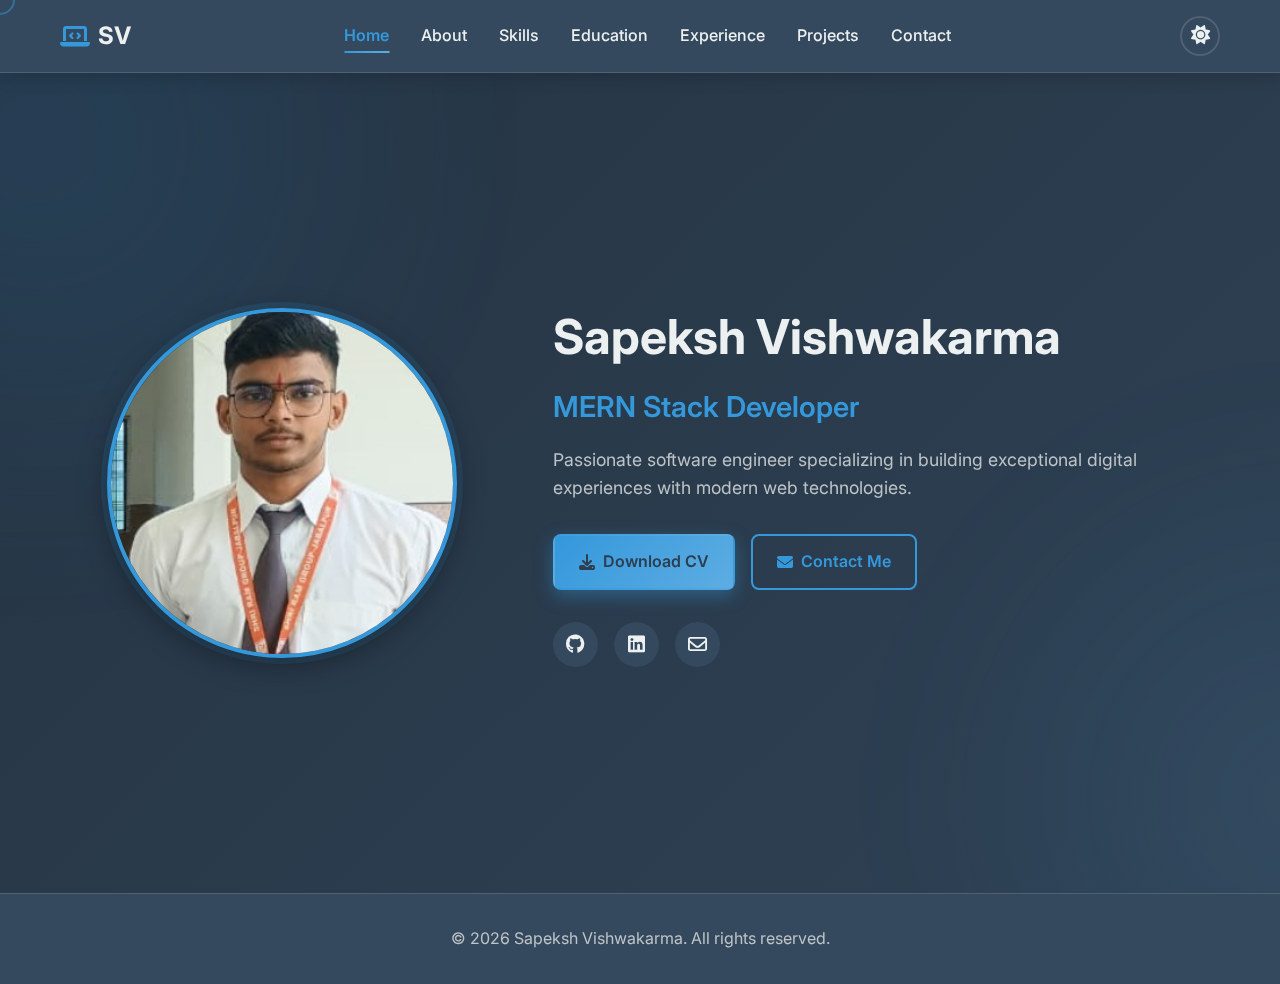
<file: index.html>
<!DOCTYPE html>
<html lang="en">
<head>
    <meta charset="UTF-8">
    <meta http-equiv="X-UA-Compatible" content="IE=edge">
    <meta name="viewport" content="width=device-width, initial-scale=1.0">
    <meta name="description" content="Sapeksh Vishwakarma - Full Stack Developer specializing in React, Node.js, and modern web technologies.">
    <meta name="keywords" content="Full Stack Developer, React Developer, Web Developer, Portfolio, Sapeksh Vishwakarma">
    <meta name="author" content="Sapeksh Vishwakarma">
    <title>Sapeksh Vishwakarma | Full Stack Developer</title>
    <link rel="icon" href="favicon.svg" type="image/svg+xml">
    <link rel="stylesheet" href="styles.css?v=2.0">
    <link rel="stylesheet" href="https://cdnjs.cloudflare.com/ajax/libs/font-awesome/6.4.0/css/all.min.css">
</head>
<body>
    <div id="preloader" class="preloader">
        <div class="loader">
            <div class="loader-ring"></div>
            <div class="loader-ring secondary"></div>
            <div class="orbit">
                <div class="orbit-dot"></div>
                <div class="orbit-dot"></div>
                <div class="orbit-dot"></div>
                <div class="orbit-dot"></div>
            </div>
            <div class="loader-logo">SV</div>
        </div>
    </div>
    <!-- Navigation -->
    <nav class="navbar">
        <div class="container">
            <a href="index.html" class="logo">
                <i class="fas fa-laptop-code"></i>
                <span>SV</span>
            </a>
            <ul class="nav-links">
                <li><a href="index.html" class="active">Home</a></li>
                <li><a href="about.html">About</a></li>
                <li><a href="skills.html">Skills</a></li>
                <li><a href="education.html">Education</a></li>
                <li><a href="experience.html">Experience</a></li>
                <li><a href="projects.html">Projects</a></li>
                <li><a href="contact.html">Contact</a></li>
            </ul>
            <div class="nav-right">
                <button class="theme-toggle" id="theme-toggle" aria-label="Toggle theme">
                    <i class="fas fa-sun"></i>
                </button>
                <div class="menu-toggle" id="mobile-menu">
                    <span></span>
                    <span></span>
                    <span></span>
                </div>
            </div>
        </div>
    </nav>

    <!-- Hero Section -->
    <main class="hero-section">
        <div class="container">
            <div class="hero-content">
                <div class="hero-image reveal" data-delay="0.05s">
                    <img src="files/profile.png" alt="Sapeksh Vishwakarma">
                </div>
                <div class="hero-text reveal" data-delay="0.15s">
                    <h1>Sapeksh Vishwakarma</h1>
                    <h2>MERN Stack Developer</h2>
                    <p>Passionate software engineer specializing in building exceptional digital experiences with modern web technologies.</p>
                    <div class="hero-buttons">
                        <a href="https://drive.google.com/file/d/1KMN30IyYfMWkM5QLEwf-VgwsbhJ7LwfK/view?usp=sharing" class="btn btn-primary" target="_blank">
                            <i class="fas fa-download"></i> Download CV
                        </a>
                        <a href="contact.html" class="btn btn-secondary">
                            <i class="fas fa-envelope"></i> Contact Me
                        </a>
                    </div>
                    <div class="social-links">
                        <a href="https://github.com/sapeksh123/" target="_blank" rel="noopener noreferrer" aria-label="GitHub">
                            <i class="fa-brands fa-github"></i>
                        </a>
                        <a href="https://www.linkedin.com/in/sa-12v" target="_blank" rel="noopener noreferrer" aria-label="LinkedIn">
                            <i class="fa-brands fa-linkedin"></i>
                        </a>
                        <a href="mailto:sapekshvishwakarma@gmail.com" aria-label="Email">
                            <i class="fa-regular fa-envelope"></i>
                        </a>
                    </div>
                </div>
            </div>
        </div>
    </main>

    <!-- Footer -->
    <footer class="footer">
        <div class="container">
            <p>&copy; <span id="year"></span> Sapeksh Vishwakarma. All rights reserved.</p>
        </div>
    </footer>

    <script src="script.js?v=2.0"></script>
</body>
</html>
</file>
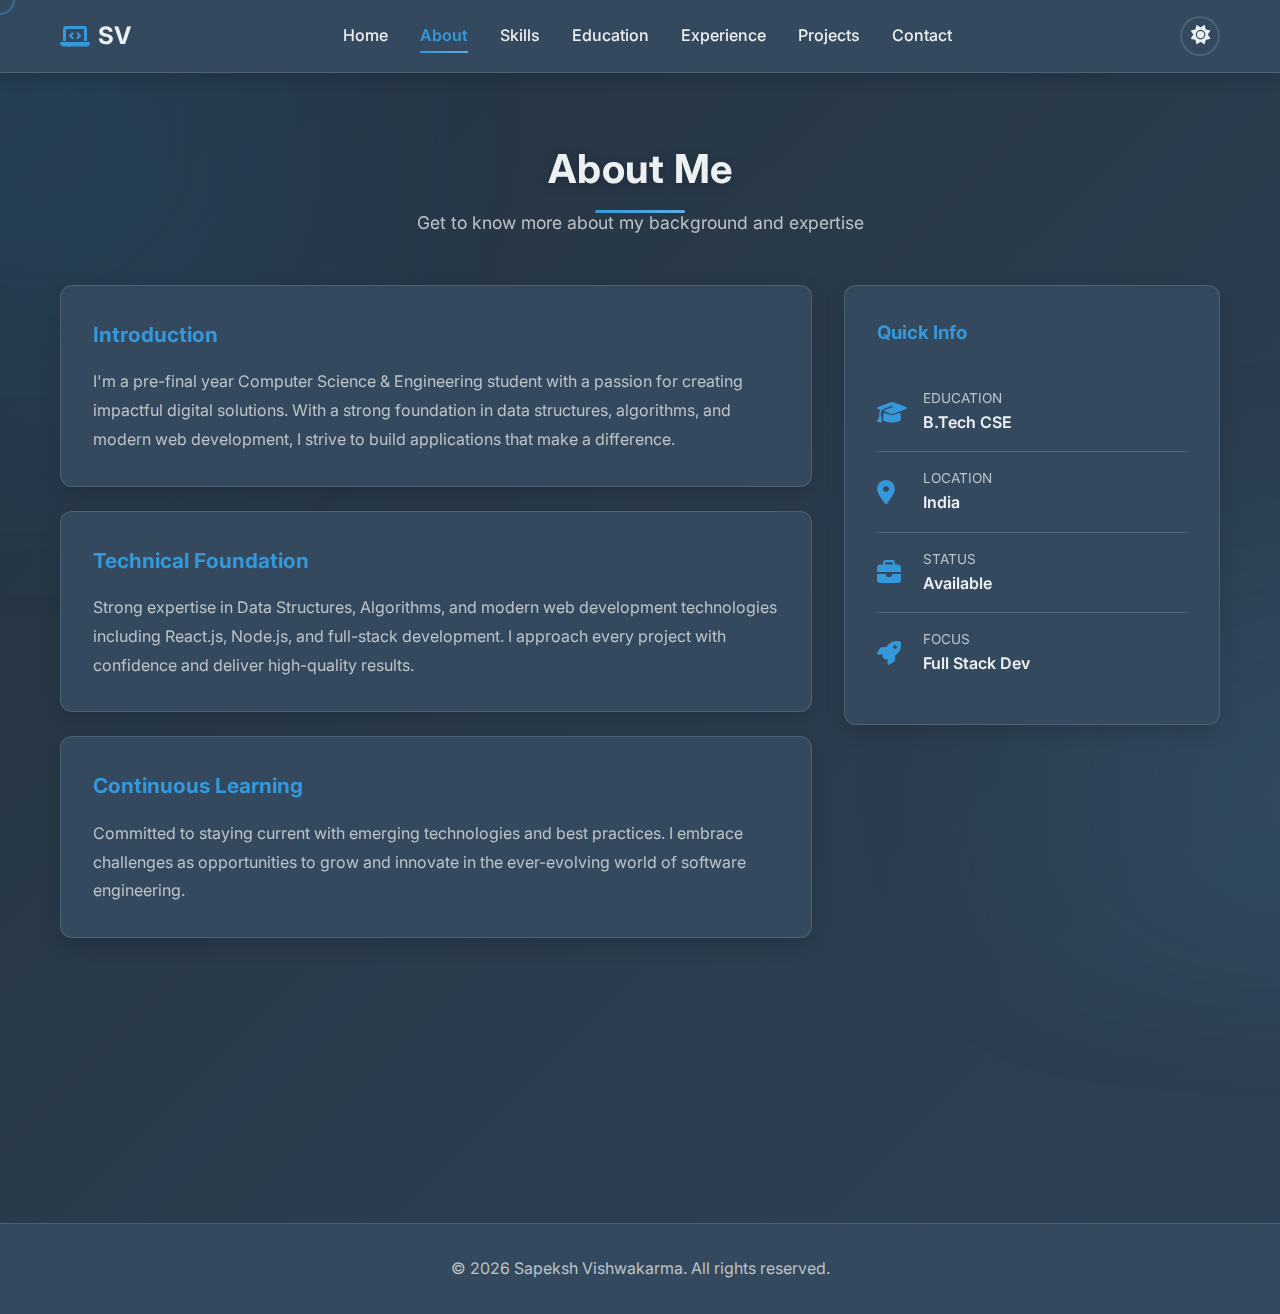
<file: about.html>
<!DOCTYPE html>
<html lang="en">
<head>
    <meta charset="UTF-8">
    <meta http-equiv="X-UA-Compatible" content="IE=edge">
    <meta name="viewport" content="width=device-width, initial-scale=1.0">
    <title>About | Sapeksh Vishwakarma</title>
    <link rel="icon" href="favicon.svg" type="image/svg+xml">
    <link rel="stylesheet" href="styles.css?v=2.0">
    <link rel="stylesheet" href="https://cdnjs.cloudflare.com/ajax/libs/font-awesome/6.4.0/css/all.min.css">
</head>
<body>
    <div id="preloader" class="preloader">
        <div class="loader">
            <div class="loader-ring"></div>
            <div class="loader-ring secondary"></div>
            <div class="orbit">
                <div class="orbit-dot"></div>
                <div class="orbit-dot"></div>
                <div class="orbit-dot"></div>
                <div class="orbit-dot"></div>
            </div>
            <div class="loader-logo">SV</div>
        </div>
    </div>
    <!-- Navigation -->
    <nav class="navbar">
        <div class="container">
            <a href="index.html" class="logo">
                <i class="fas fa-laptop-code"></i>
                <span>SV</span>
            </a>
            <ul class="nav-links">
                <li><a href="index.html">Home</a></li>
                <li><a href="about.html" class="active">About</a></li>
                <li><a href="skills.html">Skills</a></li>
                <li><a href="education.html">Education</a></li>
                <li><a href="experience.html">Experience</a></li>
                <li><a href="projects.html">Projects</a></li>
                <li><a href="contact.html">Contact</a></li>
            </ul>
            <div class="nav-right">
                <button class="theme-toggle" id="theme-toggle" aria-label="Toggle theme">
                    <i class="fas fa-sun"></i>
                </button>
                <div class="menu-toggle" id="mobile-menu">
                    <span></span>
                    <span></span>
                    <span></span>
                </div>
            </div>
        </div>
    </nav>

    <!-- About Section -->
    <main class="page-content">
        <div class="container">
            <div class="page-header">
                <h1>About Me</h1>
                <p>Get to know more about my background and expertise</p>
            </div>

            <div class="about-grid">
                <div class="about-main">
                    <div class="content-card reveal" data-delay="0.05s">
                        <h3>Introduction</h3>
                        <p>I'm a pre-final year Computer Science & Engineering student with a passion for creating impactful digital solutions. With a strong foundation in data structures, algorithms, and modern web development, I strive to build applications that make a difference.</p>
                    </div>

                    <div class="content-card reveal" data-delay="0.1s">
                        <h3>Technical Foundation</h3>
                        <p>Strong expertise in Data Structures, Algorithms, and modern web development technologies including React.js, Node.js, and full-stack development. I approach every project with confidence and deliver high-quality results.</p>
                    </div>

                    <div class="content-card reveal" data-delay="0.15s">
                        <h3>Continuous Learning</h3>
                        <p>Committed to staying current with emerging technologies and best practices. I embrace challenges as opportunities to grow and innovate in the ever-evolving world of software engineering.</p>
                    </div>

                    <div class="content-card reveal" data-delay="0.2s">
                        <h3>Collaboration</h3>
                        <p>Open to internships, collaborative projects, and full-time opportunities. I believe in the power of teamwork and enjoy working with others to create amazing solutions.</p>
                    </div>
                </div>

                <div class="about-sidebar">
                    <div class="info-card reveal" data-delay="0.25s">
                        <h3>Quick Info</h3>
                        <div class="info-list">
                            <div class="info-item">
                                <i class="fas fa-graduation-cap"></i>
                                <div>
                                    <span class="label">Education</span>
                                    <span class="value">B.Tech CSE</span>
                                </div>
                            </div>
                            <div class="info-item">
                                <i class="fas fa-map-marker-alt"></i>
                                <div>
                                    <span class="label">Location</span>
                                    <span class="value">India</span>
                                </div>
                            </div>
                            <div class="info-item">
                                <i class="fas fa-briefcase"></i>
                                <div>
                                    <span class="label">Status</span>
                                    <span class="value">Available</span>
                                </div>
                            </div>
                            <div class="info-item">
                                <i class="fas fa-rocket"></i>
                                <div>
                                    <span class="label">Focus</span>
                                    <span class="value">Full Stack Dev</span>
                                </div>
                            </div>
                        </div>
                    </div>
                </div>
            </div>
        </div>
    </main>

    <!-- Footer -->
    <footer class="footer">
        <div class="container">
            <p>&copy; <span id="year"></span> Sapeksh Vishwakarma. All rights reserved.</p>
        </div>
    </footer>

    <script src="script.js?v=2.0"></script>
</body>
</html>
</file>
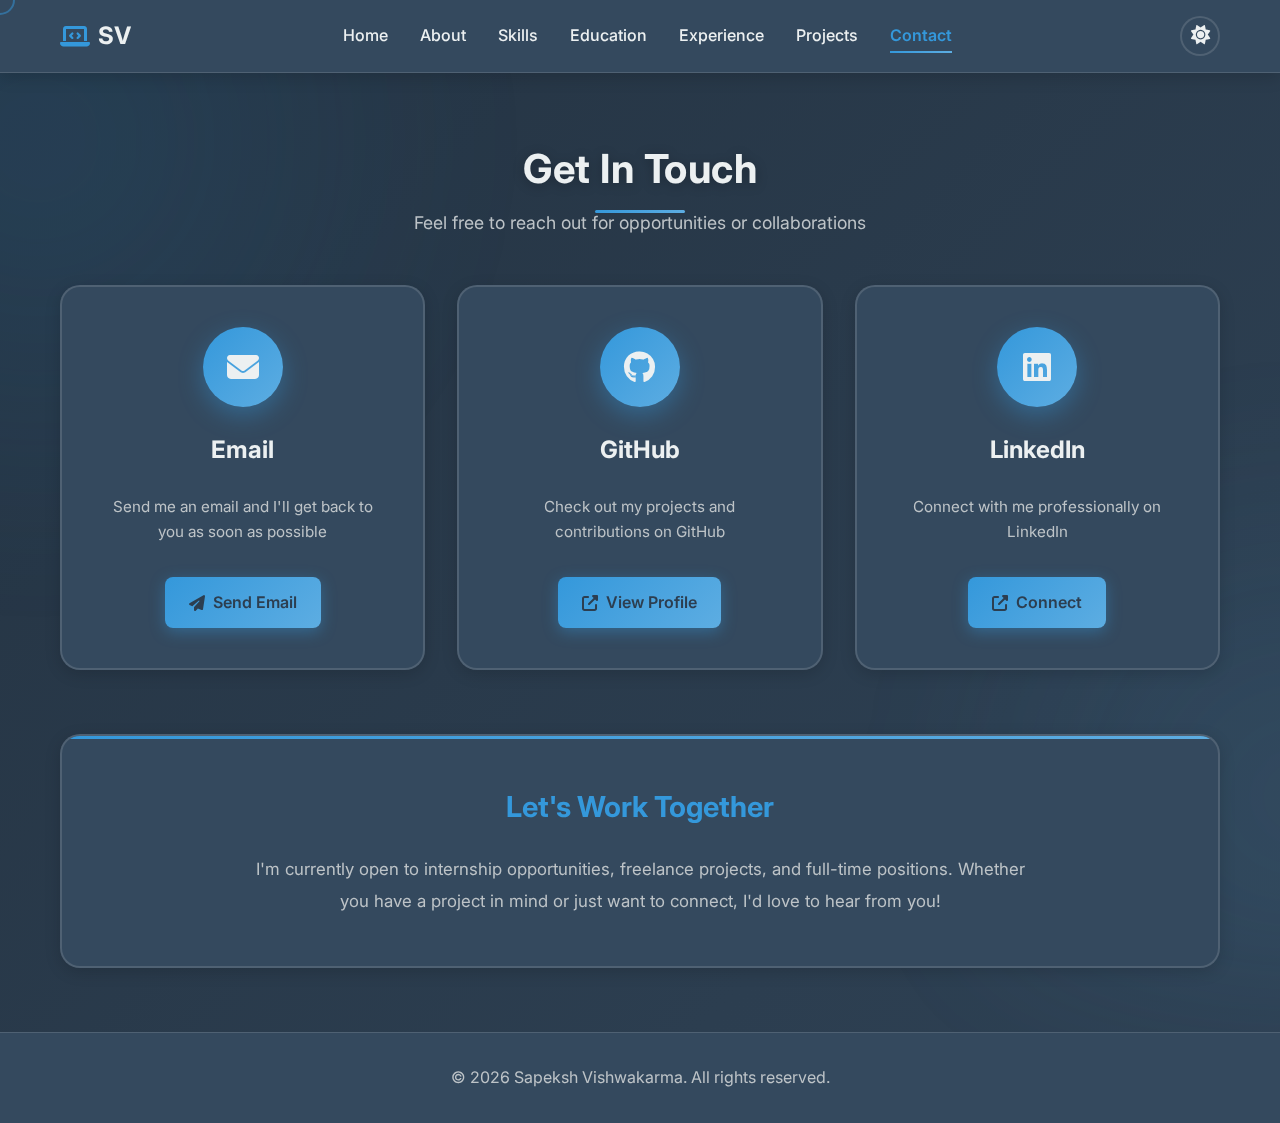
<file: contact.html>
<!DOCTYPE html>
<html lang="en">
<head>
    <meta charset="UTF-8">
    <meta http-equiv="X-UA-Compatible" content="IE=edge">
    <meta name="viewport" content="width=device-width, initial-scale=1.0">
    <title>Contact | Sapeksh Vishwakarma</title>
    <link rel="icon" href="https://i.ibb.co/zRsTj3p/Frame-1-37.png">
    <link rel="stylesheet" href="styles.css?v=2.0">
    <link rel="stylesheet" href="https://cdnjs.cloudflare.com/ajax/libs/font-awesome/6.4.0/css/all.min.css">
</head>
<body>
    <div id="preloader" class="preloader">
        <div class="loader">
            <div class="loader-ring"></div>
            <div class="loader-ring secondary"></div>
            <div class="orbit">
                <div class="orbit-dot"></div>
                <div class="orbit-dot"></div>
                <div class="orbit-dot"></div>
                <div class="orbit-dot"></div>
            </div>
            <div class="loader-logo">SV</div>
        </div>
    </div>
    <!-- Navigation -->
    <nav class="navbar">
        <div class="container">
            <a href="index.html" class="logo">
                <i class="fas fa-laptop-code"></i>
                <span>SV</span>
            </a>
            <ul class="nav-links">
                <li><a href="index.html">Home</a></li>
                <li><a href="about.html">About</a></li>
                <li><a href="skills.html">Skills</a></li>
                <li><a href="education.html">Education</a></li>
                <li><a href="experience.html">Experience</a></li>
                <li><a href="projects.html">Projects</a></li>
                <li><a href="contact.html" class="active">Contact</a></li>
            </ul>
            <div class="nav-right">
                <button class="theme-toggle" id="theme-toggle" aria-label="Toggle theme">
                    <i class="fas fa-sun"></i>
                </button>
                <div class="menu-toggle" id="mobile-menu">
                    <span></span>
                    <span></span>
                    <span></span>
                </div>
            </div>
        </div>
    </nav>

    <!-- Contact Section -->
    <main class="page-content">
        <div class="container">
            <div class="page-header reveal" data-delay="0.05s">
                <h1>Get In Touch</h1>
                <p>Feel free to reach out for opportunities or collaborations</p>
            </div>

            <div class="contact-methods">
                <div class="contact-card reveal" data-delay="0.1s">
                    <div class="contact-icon">
                        <i class="fas fa-envelope"></i>
                    </div>
                    <h3>Email</h3>
                    <p>Send me an email and I'll get back to you as soon as possible</p>
                    <a href="mailto:sapekshvishwakarma@gmail.com" class="contact-link">
                        <i class="fas fa-paper-plane"></i>
                        Send Email
                    </a>
                </div>

                <div class="contact-card reveal" data-delay="0.15s">
                    <div class="contact-icon">
                        <i class="fab fa-github"></i>
                    </div>
                    <h3>GitHub</h3>
                    <p>Check out my projects and contributions on GitHub</p>
                    <a href="https://github.com/sapeksh123/" target="_blank" rel="noopener noreferrer" class="contact-link">
                        <i class="fas fa-external-link-alt"></i>
                        View Profile
                    </a>
                </div>

                <div class="contact-card reveal" data-delay="0.2s">
                    <div class="contact-icon">
                        <i class="fab fa-linkedin"></i>
                    </div>
                    <h3>LinkedIn</h3>
                    <p>Connect with me professionally on LinkedIn</p>
                    <a href="https://www.linkedin.com/in/sa-12v" target="_blank" rel="noopener noreferrer" class="contact-link">
                        <i class="fas fa-external-link-alt"></i>
                        Connect
                    </a>
                </div>
            </div>

            <div class="contact-info reveal" data-delay="0.25s">
                <h3>Let's Work Together</h3>
                <p>I'm currently open to internship opportunities, freelance projects, and full-time positions. Whether you have a project in mind or just want to connect, I'd love to hear from you!</p>
            </div>
        </div>
    </main>

    <!-- Footer -->
    <footer class="footer">
        <div class="container">
            <p>&copy; <span id="year"></span> Sapeksh Vishwakarma. All rights reserved.</p>
        </div>
    </footer>

    <script src="script.js?v=2.0"></script>
</body>
</html>
</file>
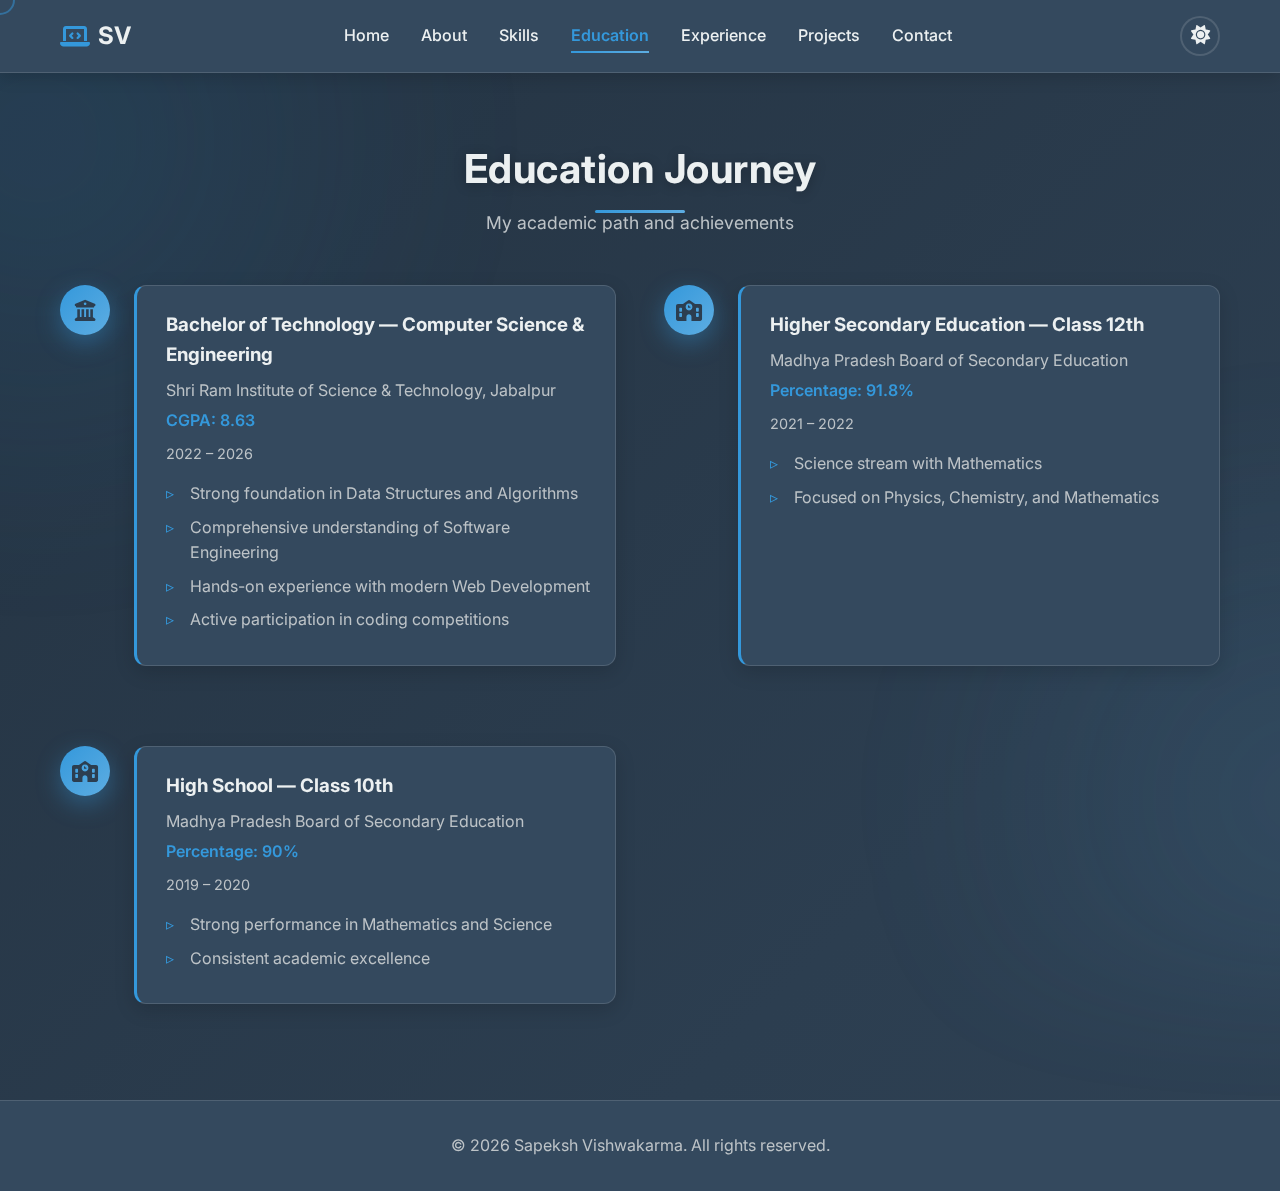
<file: education.html>
<!DOCTYPE html>
<html lang="en">
<head>
    <meta charset="UTF-8">
    <meta http-equiv="X-UA-Compatible" content="IE=edge">
    <meta name="viewport" content="width=device-width, initial-scale=1.0">
    <title>Education | Sapeksh Vishwakarma</title>
    <link rel="icon" href="https://i.ibb.co/zRsTj3p/Frame-1-37.png">
    <link rel="stylesheet" href="styles.css?v=2.0">
    <link rel="stylesheet" href="https://cdnjs.cloudflare.com/ajax/libs/font-awesome/6.4.0/css/all.min.css">
</head>
<body>
    <div id="preloader" class="preloader">
        <div class="loader">
            <div class="loader-ring"></div>
            <div class="loader-ring secondary"></div>
            <div class="orbit">
                <div class="orbit-dot"></div>
                <div class="orbit-dot"></div>
                <div class="orbit-dot"></div>
                <div class="orbit-dot"></div>
            </div>
            <div class="loader-logo">SV</div>
        </div>
    </div>
    <!-- Navigation -->
    <nav class="navbar">
        <div class="container">
            <a href="index.html" class="logo">
                <i class="fas fa-laptop-code"></i>
                <span>SV</span>
            </a>
            <ul class="nav-links">
                <li><a href="index.html">Home</a></li>
                <li><a href="about.html">About</a></li>
                <li><a href="skills.html">Skills</a></li>
                <li><a href="education.html" class="active">Education</a></li>
                <li><a href="experience.html">Experience</a></li>
                <li><a href="projects.html">Projects</a></li>
                <li><a href="contact.html">Contact</a></li>
            </ul>
            <div class="nav-right">
                <button class="theme-toggle" id="theme-toggle" aria-label="Toggle theme">
                    <i class="fas fa-sun"></i>
                </button>
                <div class="menu-toggle" id="mobile-menu">
                    <span></span>
                    <span></span>
                    <span></span>
                </div>
            </div>
        </div>
    </nav>

    <!-- Education Section -->
    <main class="page-content">
        <div class="container">
            <div class="page-header">
                <h1>Education Journey</h1>
                <p>My academic path and achievements</p>
            </div>

            <div class="timeline-container">
                <div class="timeline-item reveal" data-delay="0.05s">
                    <div class="timeline-icon reveal reveal-left" data-delay="0.05s"><i class="fas fa-university"></i></div>
                    <div class="timeline-content reveal reveal-right" data-delay="0.1s">
                        <h3>Bachelor of Technology — Computer Science & Engineering</h3>
                        <div class="institution">Shri Ram Institute of Science & Technology, Jabalpur</div>
                        <div class="grade">CGPA: 8.63</div>
                        <div class="date">2022 – 2026</div>
                        <ul class="description">
                            <li>Strong foundation in Data Structures and Algorithms</li>
                            <li>Comprehensive understanding of Software Engineering</li>
                            <li>Hands-on experience with modern Web Development</li>
                            <li>Active participation in coding competitions</li>
                        </ul>
                    </div>
                </div>

                <div class="timeline-item reveal" data-delay="0.15s">
                    <div class="timeline-icon reveal reveal-left" data-delay="0.15s"><i class="fas fa-school"></i></div>
                    <div class="timeline-content reveal reveal-right" data-delay="0.2s">
                        <h3>Higher Secondary Education — Class 12th</h3>
                        <div class="institution">Madhya Pradesh Board of Secondary Education</div>
                        <div class="grade">Percentage: 91.8%</div>
                        <div class="date">2021 – 2022</div>
                        <ul class="description">
                            <li>Science stream with Mathematics</li>
                            <li>Focused on Physics, Chemistry, and Mathematics</li>
                        </ul>
                    </div>
                </div>

                <div class="timeline-item reveal" data-delay="0.25s">
                    <div class="timeline-icon reveal reveal-left" data-delay="0.25s"><i class="fas fa-school"></i></div>
                    <div class="timeline-content reveal reveal-right" data-delay="0.3s">
                        <h3>High School — Class 10th</h3>
                        <div class="institution">Madhya Pradesh Board of Secondary Education</div>
                        <div class="grade">Percentage: 90%</div>
                        <div class="date">2019 – 2020</div>
                        <ul class="description">
                            <li>Strong performance in Mathematics and Science</li>
                            <li>Consistent academic excellence</li>
                        </ul>
                    </div>
                </div>
            </div>
        </div>
    </main>

    <!-- Footer -->
    <footer class="footer">
        <div class="container">
            <p>&copy; <span id="year"></span> Sapeksh Vishwakarma. All rights reserved.</p>
        </div>
    </footer>

    <script src="script.js?v=2.0"></script>
</body>
</html>
</file>
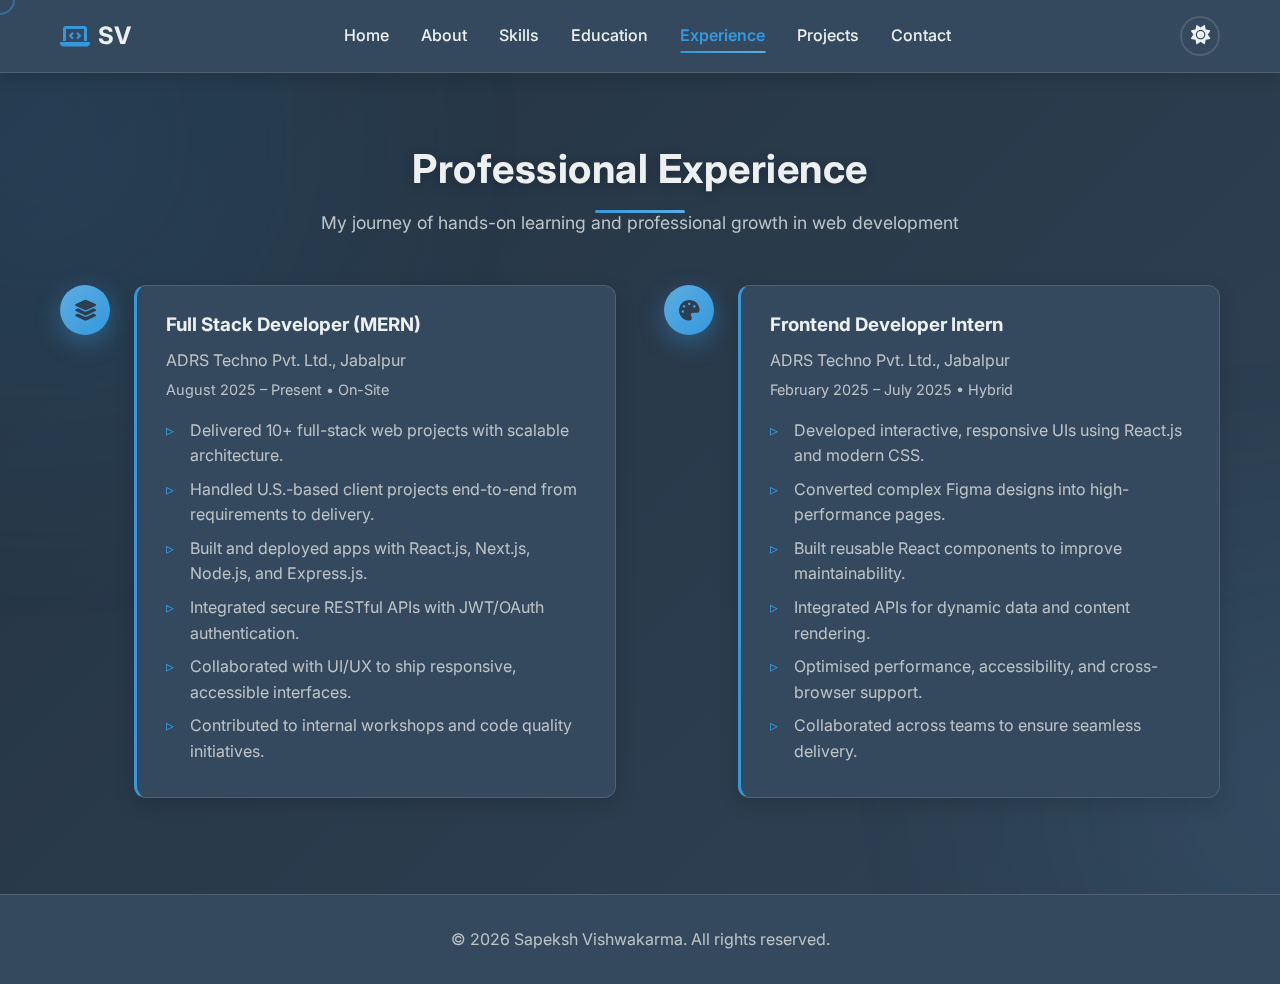
<file: experience.html>
<!DOCTYPE html>
<html lang="en">
<head>
    <meta charset="UTF-8">
    <meta http-equiv="X-UA-Compatible" content="IE=edge">
    <meta name="viewport" content="width=device-width, initial-scale=1.0">
    <title>Experience | Sapeksh Vishwakarma</title>
    <link rel="icon" href="favicon.svg" type="image/svg+xml">
    <link rel="stylesheet" href="styles.css?v=2.0">
    <link rel="stylesheet" href="https://cdnjs.cloudflare.com/ajax/libs/font-awesome/6.4.0/css/all.min.css">
</head>

<body>
    <div id="preloader" class="preloader">
        <div class="loader">
            <div class="loader-ring"></div>
            <div class="loader-ring secondary"></div>
            <div class="orbit">
                <div class="orbit-dot"></div>
                <div class="orbit-dot"></div>
                <div class="orbit-dot"></div>
                <div class="orbit-dot"></div>
            </div>
            <div class="loader-logo">SV</div>
        </div>
    </div>
    <!-- Navigation -->
    <nav class="navbar">
        <div class="container">
            <a href="index.html" class="logo">
                <i class="fas fa-laptop-code"></i>
                <span>SV</span>
            </a>
            <ul class="nav-links">
                <li><a href="index.html">Home</a></li>
                <li><a href="about.html">About</a></li>
                <li><a href="skills.html">Skills</a></li>
                <li><a href="education.html">Education</a></li>
                <li><a href="experience.html" class="active">Experience</a></li>
                <li><a href="projects.html">Projects</a></li>
                <li><a href="contact.html">Contact</a></li>
            </ul>
            <div class="nav-right">
                <button class="theme-toggle" id="theme-toggle" aria-label="Toggle theme">
                    <i class="fas fa-sun"></i>
                </button>
                <div class="menu-toggle" id="mobile-menu">
                    <span></span><span></span><span></span>
                </div>
            </div>
        </div>
    </nav>

    <!-- Experience Section -->
    <main class="page-content">
        <div class="container">
            <div class="page-header">
                <h1>Professional Experience</h1>
                <p>My journey of hands-on learning and professional growth in web development</p>
            </div>

            <div class="timeline-container">
                <div class="timeline-item reveal" data-delay="0.05s">
                    <div class="timeline-icon experience reveal reveal-left" data-delay="0.05s"><i class="fas fa-layer-group"></i></div>
                    <div class="timeline-content reveal reveal-right" data-delay="0.1s">
                        <h3>Full Stack Developer (MERN)</h3>
                        <div class="institution">ADRS Techno Pvt. Ltd., Jabalpur</div>
                        <div class="date">August 2025 – Present • On-Site</div>
                        <ul class="description">
                            <li>Delivered 10+ full-stack web projects with scalable architecture.</li>
                            <li>Handled U.S.-based client projects end-to-end from requirements to delivery.</li>
                            <li>Built and deployed apps with React.js, Next.js, Node.js, and Express.js.</li>
                            <li>Integrated secure RESTful APIs with JWT/OAuth authentication.</li>
                            <li>Collaborated with UI/UX to ship responsive, accessible interfaces.</li>
                            <li>Contributed to internal workshops and code quality initiatives.</li>
                        </ul>
                    </div>
                </div>

                <div class="timeline-item reveal" data-delay="0.15s">
                    <div class="timeline-icon experience reveal reveal-left" data-delay="0.15s"><i class="fas fa-palette"></i></div>
                    <div class="timeline-content reveal reveal-right" data-delay="0.2s">
                        <h3>Frontend Developer Intern</h3>
                        <div class="institution">ADRS Techno Pvt. Ltd., Jabalpur</div>
                        <div class="date">February 2025 – July 2025 • Hybrid</div>
                        <ul class="description">
                            <li>Developed interactive, responsive UIs using React.js and modern CSS.</li>
                            <li>Converted complex Figma designs into high-performance pages.</li>
                            <li>Built reusable React components to improve maintainability.</li>
                            <li>Integrated APIs for dynamic data and content rendering.</li>
                            <li>Optimised performance, accessibility, and cross-browser support.</li>
                            <li>Collaborated across teams to ensure seamless delivery.</li>
                        </ul>
                    </div>
                </div>
            </div>
        </div>
    </main>

    <!-- Footer -->
    <footer class="footer">
        <div class="container">
            <p>&copy; <span id="year"></span> Sapeksh Vishwakarma. All rights reserved.</p>
        </div>
    </footer>

    <script src="script.js?v=2.0"></script>
    <script>
        document.getElementById("year").textContent = new Date().getFullYear();
    </script>
</body>
</html>
</file>
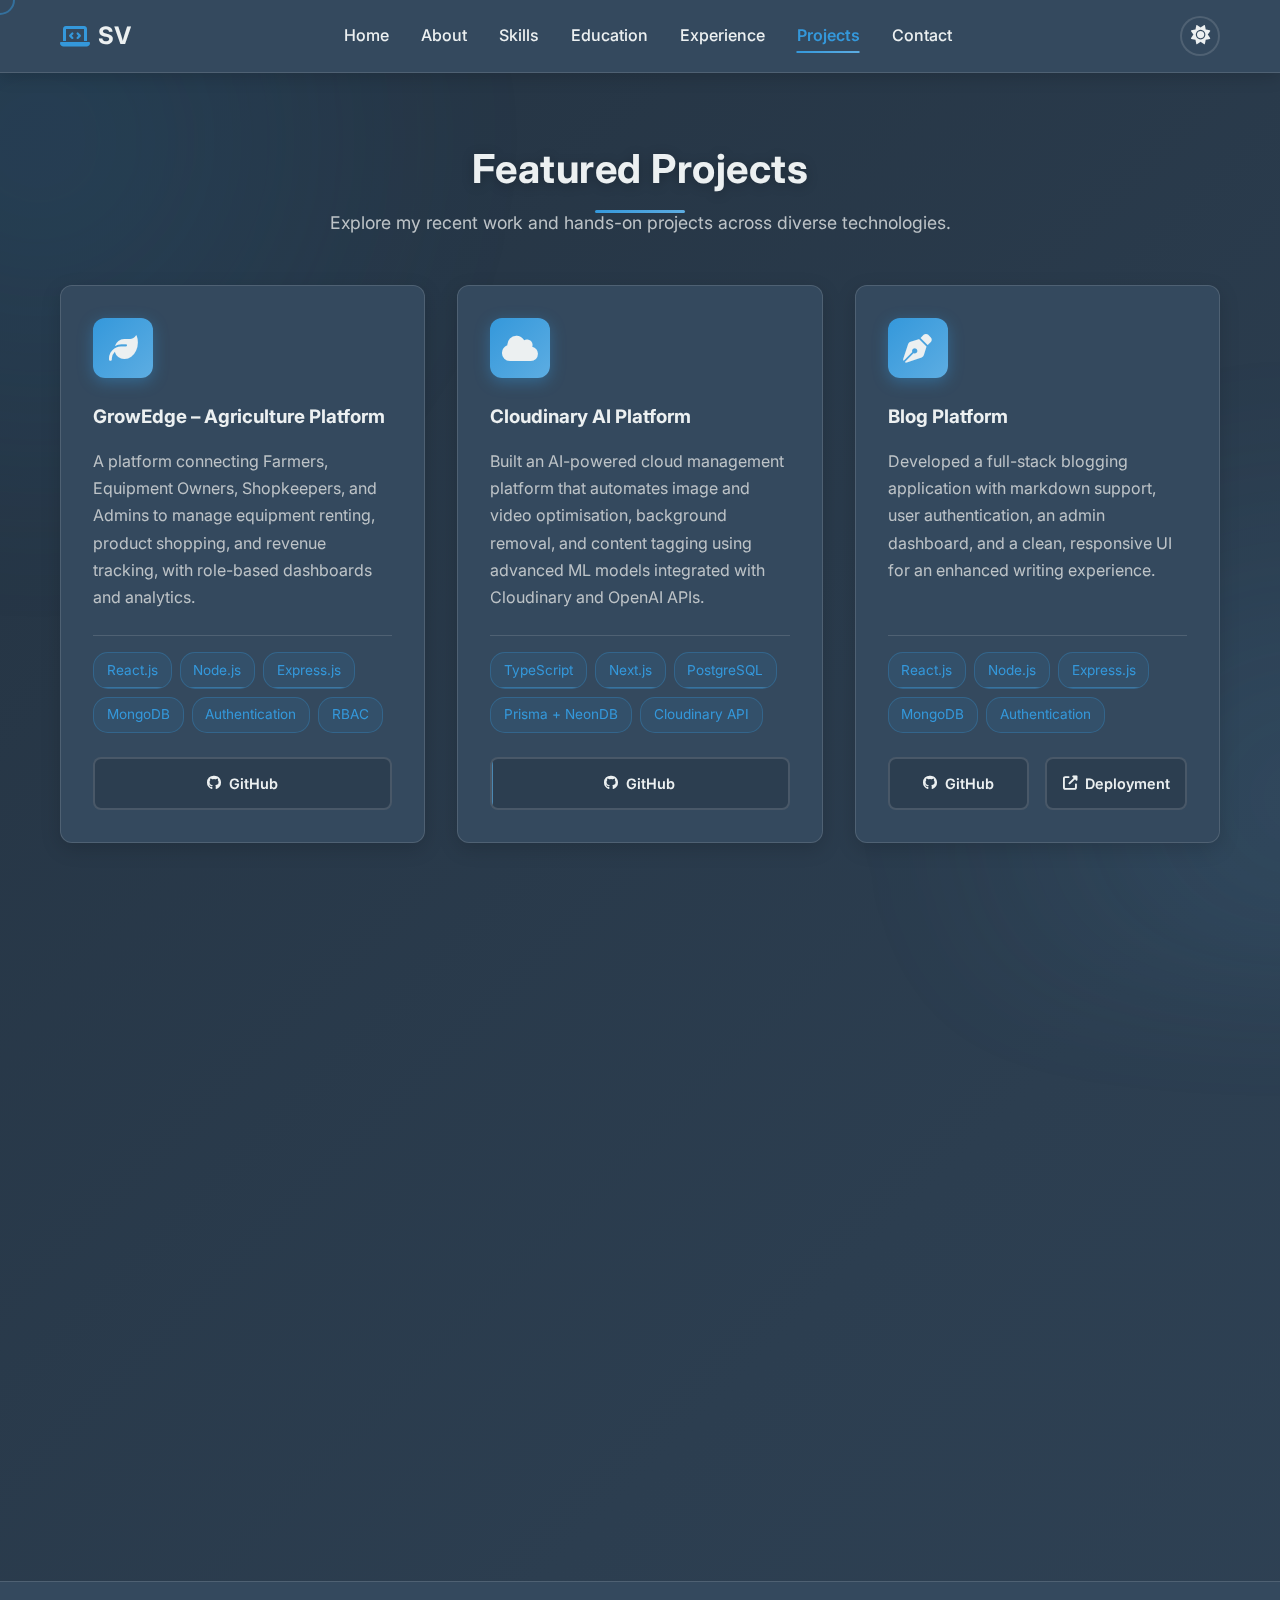
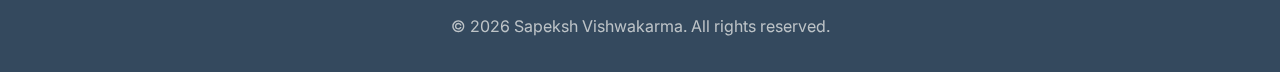
<file: projects.html>
<!DOCTYPE html>
<html lang="en">
<head>
  <meta charset="UTF-8" />
  <meta http-equiv="X-UA-Compatible" content="IE=edge" />
  <meta name="viewport" content="width=device-width, initial-scale=1.0" />
  <title>Projects | Sapeksh Vishwakarma</title>
  <link rel="icon" href="favicon.svg" type="image/svg+xml" />
  <link rel="stylesheet" href="styles.css?v=2.0" />
  <link
    rel="stylesheet"
    href="https://cdnjs.cloudflare.com/ajax/libs/font-awesome/6.4.0/css/all.min.css"
  />
</head>

<body>
  <div id="preloader" class="preloader">
    <div class="loader">
      <div class="loader-ring"></div>
      <div class="loader-ring secondary"></div>
      <div class="orbit">
        <div class="orbit-dot"></div>
        <div class="orbit-dot"></div>
        <div class="orbit-dot"></div>
        <div class="orbit-dot"></div>
      </div>
      <div class="loader-logo">SV</div>
    </div>
  </div>
  <!-- Navigation -->
  <nav class="navbar">
    <div class="container">
      <a href="index.html" class="logo">
        <i class="fas fa-laptop-code"></i>
        <span>SV</span>
      </a>
      <ul class="nav-links">
        <li><a href="index.html">Home</a></li>
        <li><a href="about.html">About</a></li>
        <li><a href="skills.html">Skills</a></li>
        <li><a href="education.html">Education</a></li>
        <li><a href="experience.html">Experience</a></li>
        <li><a href="projects.html" class="active">Projects</a></li>
        <li><a href="contact.html">Contact</a></li>
      </ul>
      <div class="nav-right">
        <button class="theme-toggle" id="theme-toggle" aria-label="Toggle theme">
          <i class="fas fa-sun"></i>
        </button>
        <div class="menu-toggle" id="mobile-menu">
          <span></span><span></span><span></span>
        </div>
      </div>
    </div>
  </nav>

  <!-- Projects Section -->
  <main class="page-content">
    <div class="container">
      <div class="page-header">
        <h1>Featured Projects</h1>
        <p>Explore my recent work and hands-on projects across diverse technologies.</p>
      </div>

      <div class="projects-grid">

        <!-- Project 1: GrowEdge -->
        <div class="project-card reveal" data-delay="0.05s">
          <div class="project-icon">
            <i class="fa-solid fa-leaf"></i>
          </div>
          <h3>GrowEdge – Agriculture Platform</h3>
          <p>
           A platform connecting Farmers, Equipment Owners, Shopkeepers, and Admins to manage equipment renting, product shopping, and revenue tracking, with role-based dashboards and analytics.


          </p>
          <div class="tech-stack">
            <span>React.js</span>
            <span>Node.js</span>
            <span>Express.js</span>
            <span>MongoDB</span>
            <span>Authentication</span>
            <span>RBAC</span>
          </div>
          <div class="project-links">
            <a href="https://github.com/sapeksh123/Agriculture-Platform-.git" target="_blank" rel="noopener noreferrer">
              <i class="fa-brands fa-github"></i> GitHub
            </a>
            <!-- <a href="#" target="_blank" rel="noopener noreferrer" class="live">
              <i class="fas fa-external-link-alt"></i> Deployment
            </a> -->
          </div>
        </div>

        <!-- Project 2: Cloudinary AI Platform -->
        <div class="project-card reveal" data-delay="0.1s">
          <div class="project-icon">
            <i class="fa-solid fa-cloud"></i>
          </div>
          <h3>Cloudinary AI Platform</h3>
          <p>
            Built an AI-powered cloud management platform that automates image and video optimisation, background removal, and content tagging using advanced ML models integrated with Cloudinary and OpenAI APIs.
          </p>
          <div class="tech-stack">
            <span>TypeScript</span>
            <span>Next.js</span>
            <span>PostgreSQL</span>
            <span>Prisma + NeonDB</span>
            <span>Cloudinary API</span>
          </div>
          <div class="project-links">
            <a href="https://github.com/sapeksh123/Cloudinary-SaaS.git" target="_blank" rel="noopener noreferrer">
              <i class="fa-brands fa-github"></i> GitHub
            </a>
            <!-- <a href="#" target="_blank" rel="noopener noreferrer" class="live">
              <i class="fas fa-external-link-alt"></i> Deployment
            </a> -->
          </div>
        </div>

        <!-- Project 3: Blog Platform -->
        <div class="project-card reveal" data-delay="0.15s">
          <div class="project-icon">
            <i class="fa-solid fa-pen-nib"></i>
          </div>
          <h3>Blog Platform</h3>
          <p>
            Developed a full-stack blogging application with markdown support, user authentication, an admin dashboard, and a clean, responsive UI for an enhanced writing experience.
          </p>
          <div class="tech-stack">
            <span>React.js</span>
            <span>Node.js</span>
            <span>Express.js</span>
            <span>MongoDB</span>
            <span>Authentication</span>
          </div>
          <div class="project-links">
            <a href="https://github.com/sapeksh123/Blogging-Web-App.git" target="_blank" rel="noopener noreferrer">
              <i class="fa-brands fa-github"></i> GitHub
            </a>
            <a href="https://bloggify-five.vercel.app/" target="_blank" rel="noopener noreferrer" class="live">
              <i class="fas fa-external-link-alt"></i> Deployment
            </a>
          </div>
        </div>

        <!-- Project 4: Discord Bot -->
        <div class="project-card reveal" data-delay="0.2s">
          <div class="project-icon">
            <i class="fa-brands fa-discord"></i>
          </div>
          <h3>Discord Bot</h3>
          <p>
            Created a custom Discord bot for community management featuring automated moderation, custom commands, and API integrations for real-time data fetching.
          </p>
          <div class="tech-stack">
            <span>React.js</span>
            <span>Node.js</span>
            <span>Express.js</span>
            <span>Discord.js</span>
            <span>REST APIs</span>
            <span>MongoDB</span>
            <span>Socket.io</span>
          </div>
          <div class="project-links">
            <a href="https://github.com/sapeksh123/Discord_Bot.git" target="_blank" rel="noopener noreferrer">
              <i class="fa-brands fa-github"></i> GitHub
            </a>
            <!-- <a href="#" target="_blank" rel="noopener noreferrer" class="live">
              <i class="fas fa-external-link-alt"></i> Deployment
            </a> -->
          </div>
        </div>

    <!-- Project 5: Data Structure Visualisation Dashboard -->
<div class="project-card reveal" data-delay="0.25s">
  <div class="project-icon">
    <i class="fa-solid fa-database"></i>
  </div>
  <h3>Data Structure Visualisation Dashboard</h3>
  <p>
    Developed an interactive platform to visualise core data structures such as stacks, queues, linked lists, and trees with real-time animations and step-by-step operation tracking. 
    Data flow simulation and algorithm analysis, enhancing learning and conceptual understanding.
  </p>
  <div class="tech-stack">
    <span>React.js</span>
    <span>Chart.js</span>
    <span>Recharts</span>
    <span>Node.js</span>
    <span>Express.js</span>
    <span>REST APIs</span>
  </div>
  <div class="project-links">
    <a href="https://github.com/sapeksh123/data-visualization-web.git" target="_blank" rel="noopener noreferrer">
      <i class="fa-brands fa-github"></i> GitHub
    </a>
    <!-- <a href="#" target="_blank" rel="noopener noreferrer" class="live">
      <i class="fas fa-external-link-alt"></i> Deployment
    </a> -->
  </div>
</div>

 <!-- Project 6: E-Commerce Platform -->
<div class="project-card reveal" data-delay="0.3s">
  <div class="project-icon">
    <i class="fa-solid fa-cart-shopping"></i>
  </div>
  <h3>E-Commerce Platform</h3>
  <p>
    A full-featured online shopping platform with dynamic product listings, RESTful APIs, cart and wishlist management, order tracking, and an admin dashboard for inventory and analytics.
  </p>
  <div class="tech-stack">
    <span>React.js</span>
    <span>Node.js</span>
    <span>Express.js</span>
    <span>MongoDB</span>
    <span>Tailwind CSS</span>
    <span>JWT Auth</span>
    <span>REST APIs</span>
  </div>
  <div class="project-links">
    <a href="https://github.com/sapeksh123/Aarambh-Jeweller-Web-.git" target="_blank" rel="noopener noreferrer">
      <i class="fa-brands fa-github"></i> GitHub
    </a>
    <!-- <a href="#" target="_blank" rel="noopener noreferrer" class="live">
      <i class="fas fa-external-link-alt"></i> Deployment
    </a> -->
  </div>
</div>

      </div>
    </div>
  </main>

  <!-- Footer -->
  <footer class="footer">
    <div class="container">
      <p>&copy; <span id="year"></span> Sapeksh Vishwakarma. All rights reserved.</p>
    </div>
  </footer>

  <script src="script.js?v=2.0"></script>
</body>
</html>
</file>
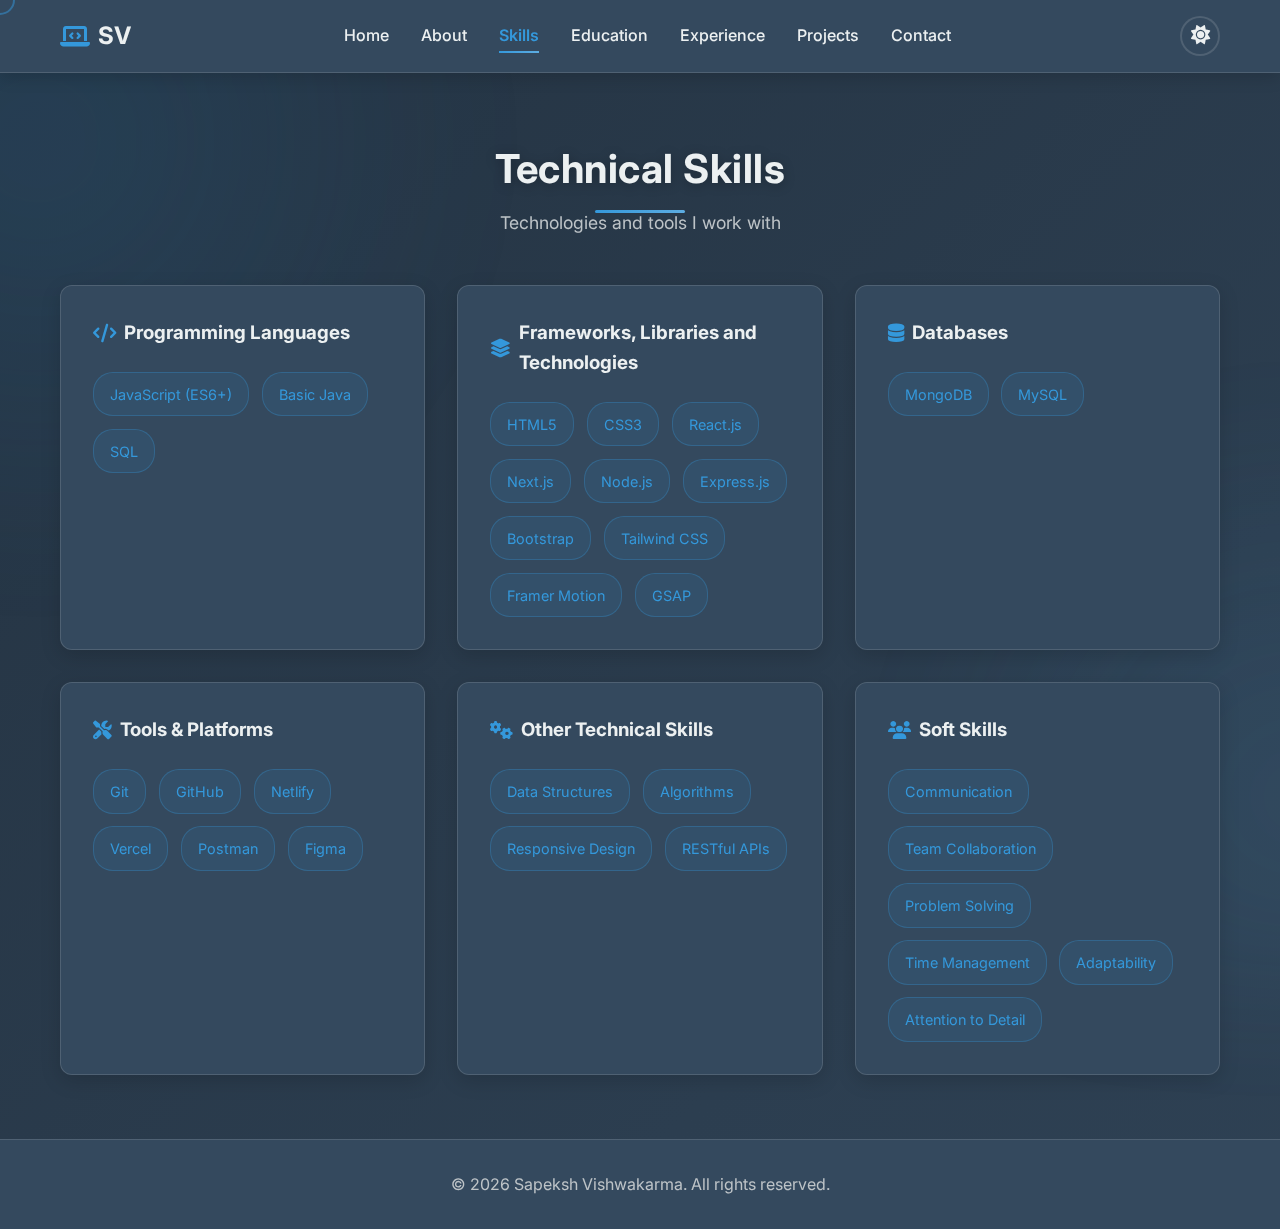
<file: skills.html>
<!DOCTYPE html>
<html lang="en">
<head>
    <meta charset="UTF-8">
    <meta http-equiv="X-UA-Compatible" content="IE=edge">
    <meta name="viewport" content="width=device-width, initial-scale=1.0">
    <title>Skills | Sapeksh Vishwakarma</title>
    <link rel="icon" href="favicon.svg" type="image/svg+xml">
    <link rel="stylesheet" href="styles.css?v=2.0">
    <link rel="stylesheet" href="https://cdnjs.cloudflare.com/ajax/libs/font-awesome/6.4.0/css/all.min.css">
</head>
<body>
    <div id="preloader" class="preloader">
        <div class="loader">
            <div class="loader-ring"></div>
            <div class="loader-ring secondary"></div>
            <div class="orbit">
                <div class="orbit-dot"></div>
                <div class="orbit-dot"></div>
                <div class="orbit-dot"></div>
                <div class="orbit-dot"></div>
            </div>
            <div class="loader-logo">SV</div>
        </div>
    </div>
    <!-- Navigation -->
    <nav class="navbar">
        <div class="container">
            <a href="index.html" class="logo">
                <i class="fas fa-laptop-code"></i>
                <span>SV</span>
            </a>
            <ul class="nav-links">
                <li><a href="index.html">Home</a></li>
                <li><a href="about.html">About</a></li>
                <li><a href="skills.html" class="active">Skills</a></li>
                <li><a href="education.html">Education</a></li>
                <li><a href="experience.html">Experience</a></li>
                <li><a href="projects.html">Projects</a></li>
                <li><a href="contact.html">Contact</a></li>
            </ul>
            <div class="nav-right">
                <button class="theme-toggle" id="theme-toggle" aria-label="Toggle theme">
                    <i class="fas fa-sun"></i>
                </button>
                <div class="menu-toggle" id="mobile-menu">
                    <span></span>
                    <span></span>
                    <span></span>
                </div>
            </div>
        </div>
    </nav>

    <!-- Skills Section -->
    <main class="page-content">
        <div class="container">
            <div class="page-header">
                <h1>Technical Skills</h1>
                <p>Technologies and tools I work with</p>
            </div>

            <div class="skills-grid">
                <section class="skill-category reveal" data-delay="0.05s">
                    <h3><i class="fas fa-code"></i> Programming Languages</h3>
                    <div class="skill-list">
                        <span class="skill-tag">JavaScript (ES6+)</span>
                        <span class="skill-tag">Basic Java</span>
                        <span class="skill-tag">SQL</span>
                    </div>
                </section>

                <section class="skill-category reveal" data-delay="0.1s">
                    <h3><i class="fas fa-layer-group"></i> Frameworks, Libraries and Technologies</h3>
                    <div class="skill-list">
                        <span class="skill-tag">HTML5</span>
                        <span class="skill-tag">CSS3</span>
                        <span class="skill-tag">React.js</span>
                        <span class="skill-tag">Next.js</span>
                        <span class="skill-tag">Node.js</span>
                        <span class="skill-tag">Express.js</span>
                        <span class="skill-tag">Bootstrap</span>
                        <span class="skill-tag">Tailwind CSS</span>
                        <span class="skill-tag">Framer Motion</span>
                        <span class="skill-tag">GSAP</span>
                    </div>
                </section>

                <section class="skill-category reveal" data-delay="0.15s">
                    <h3><i class="fas fa-database"></i> Databases</h3>
                    <div class="skill-list">
                        <span class="skill-tag">MongoDB</span>
                        <span class="skill-tag">MySQL</span>
                    </div>
                </section>

                <section class="skill-category reveal" data-delay="0.2s">
                    <h3><i class="fas fa-tools"></i> Tools & Platforms</h3>
                    <div class="skill-list">
                        <span class="skill-tag">Git</span>
                        <span class="skill-tag">GitHub</span>
                        <span class="skill-tag">Netlify</span>
                        <span class="skill-tag">Vercel</span>
                        <span class="skill-tag">Postman</span>
                        <span class="skill-tag">Figma</span>
                    </div>
                </section>

                <section class="skill-category reveal" data-delay="0.25s">
                    <h3><i class="fas fa-cogs"></i> Other Technical Skills</h3>
                    <div class="skill-list">
                        <span class="skill-tag">Data Structures</span>
                        <span class="skill-tag">Algorithms</span>
                        <span class="skill-tag">Responsive Design</span>
                        <span class="skill-tag">RESTful APIs</span>
                    </div>
                </section>

                <section class="skill-category reveal" data-delay="0.3s">
                    <h3><i class="fas fa-users"></i> Soft Skills</h3>
                    <div class="skill-list">
                        <span class="skill-tag">Communication</span>
                        <span class="skill-tag">Team Collaboration</span>
                        <span class="skill-tag">Problem Solving</span>
                        <span class="skill-tag">Time Management</span>
                        <span class="skill-tag">Adaptability</span>
                        <span class="skill-tag">Attention to Detail</span>
                    </div>
                </section>
            </div>
        </div>
    </main>

    <!-- Footer -->
    <footer class="footer">
        <div class="container">
            <p>&copy; <span id="year"></span> Sapeksh Vishwakarma. All rights reserved.</p>
        </div>
    </footer>

    <script src="script.js?v=2.0"></script>
</body>
</html>
</file>
<file: styles.css>
@import url('https://fonts.googleapis.com/css2?family=Inter:wght@300;400;500;600;700&display=swap');

:root {
  --primary: #2C3E50;
  --secondary: #34495E;
  --accent: #3498DB;
  --accent-light: #5DADE2;
  --accent-glow: rgba(52, 152, 219, 0.4);
  --text: #ECF0F1;
  --text-muted: #BDC3C7;
  --border: rgba(189, 195, 199, 0.2);
  --card-bg: #34495E;
  --card-hover: #3d5a75;
  --transition: 0.3s ease;
  --transition-slow: 0.5s ease;
  --reveal-delay: 0s;
  --shadow-sm: 0 2px 8px rgba(0, 0, 0, 0.1);
  --shadow-md: 0 4px 16px rgba(0, 0, 0, 0.15);
  --shadow-lg: 0 8px 32px rgba(0, 0, 0, 0.2);
  --shadow-xl: 0 12px 48px rgba(0, 0, 0, 0.25);
}

/* Light Mode Variables */
[data-theme="light"] {
  --primary: #F8F9FA;
  --secondary: #FFFFFF;
  --accent: #2980B9;
  --accent-light: #3498DB;
  --accent-glow: rgba(41, 128, 185, 0.3);
  --text: #2C3E50;
  --text-muted: #5D6D7E;
  --border: rgba(44, 62, 80, 0.15);
  --card-bg: #FFFFFF;
  --card-hover: #f0f4f8;
  --shadow-sm: 0 2px 8px rgba(0, 0, 0, 0.05);
  --shadow-md: 0 4px 16px rgba(0, 0, 0, 0.08);
  --shadow-lg: 0 8px 32px rgba(0, 0, 0, 0.12);
  --shadow-xl: 0 12px 48px rgba(0, 0, 0, 0.15);
}

* {
  margin: 0;
  padding: 0;
  box-sizing: border-box;
}

*::selection {
  background-color: var(--accent);
  color: var(--primary);
}

*::-moz-selection {
  background-color: var(--accent);
  color: var(--primary);
}

body {
  font-family: 'Inter', sans-serif;
  background-color: var(--primary);
  background-image: linear-gradient(135deg, #243342 0%, #2C3E50 40%, #34495E 100%);
  background-size: 180% 180%;
  animation: bgShift 24s ease infinite;
  color: var(--text);
  line-height: 1.6;
  transition: background-color 0.3s ease, color 0.3s ease;
  overflow-x: hidden;
}

[data-theme="light"] body {
  background-image: linear-gradient(135deg, #E8EAF6 0%, #F5F7FA 40%, #FFFFFF 100%);
}

/* Smooth scroll */
html {
  scroll-behavior: smooth;
  scroll-padding-top: 80px;
}

/* Decorative animated background glows */
body::before,
body::after {
  content: "";
  position: fixed;
  pointer-events: none;
  z-index: -1;
  filter: blur(60px);
  opacity: 0.35;
  transition: opacity 0.3s ease;
}

body::before {
  top: -10%;
  left: -15%;
  width: 60vw;
  height: 60vw;
  background: radial-gradient(circle at 30% 30%, rgba(52, 152, 219, 0.35), transparent 60%);
  animation: floatA 28s ease-in-out infinite;
}

body::after {
  bottom: -12%;
  right: -18%;
  width: 55vw;
  height: 55vw;
  background: radial-gradient(circle at 70% 70%, rgba(93, 173, 226, 0.3), transparent 60%);
  animation: floatB 32s ease-in-out infinite;
}

[data-theme="light"] body::before {
  background: radial-gradient(circle at 30% 30%, rgba(41, 128, 185, 0.15), transparent 60%);
  opacity: 0.25;
}

[data-theme="light"] body::after {
  background: radial-gradient(circle at 70% 70%, rgba(52, 152, 219, 0.12), transparent 60%);
  opacity: 0.2;
}

a {
  text-decoration: none;
  color: inherit;
  transition: var(--transition);
}

img {
  max-width: 100%;
  display: block;
}

.container {
  max-width: 1200px;
  margin: 0 auto;
  padding: 0 20px;
}

/* Navigation */
.navbar {
  background-color: var(--secondary);
  padding: 1rem 0;
  position: sticky;
  top: 0;
  z-index: 100;
  box-shadow: var(--shadow-md);
  transition: all 0.3s ease;
  backdrop-filter: blur(10px);
  border-bottom: 1px solid var(--border);
}

.navbar.scrolled {
  padding: 0.7rem 0;
  box-shadow: var(--shadow-lg);
}

[data-theme="light"] .navbar {
  background-color: rgba(255, 255, 255, 0.95);
}

.navbar .container {
  display: flex;
  justify-content: space-between;
  align-items: center;
  position: relative;
}

/* Theme Toggle Button */
.theme-toggle {
  background: var(--card-bg);
  border: 2px solid var(--border);
  border-radius: 50%;
  width: 40px;
  height: 40px;
  display: flex;
  align-items: center;
  justify-content: center;
  cursor: pointer;
  transition: var(--transition);
  margin-left: 1rem;
  color: var(--text);
  font-size: 1.2rem;
  position: relative;
  overflow: hidden;
}

.theme-toggle::before {
  content: '';
  position: absolute;
  inset: 0;
  background: var(--accent);
  opacity: 0;
  transition: opacity 0.3s ease;
  border-radius: 50%;
}

.theme-toggle:hover::before {
  opacity: 1;
}

.theme-toggle i {
  position: relative;
  z-index: 1;
  transition: var(--transition);
}

.theme-toggle:hover {
  border-color: var(--accent);
  transform: rotate(180deg) scale(1.1);
  box-shadow: 0 0 20px var(--accent-glow);
}

.theme-toggle:hover i {
  color: var(--primary);
}

[data-theme="light"] .theme-toggle:hover i {
  color: #FFFFFF;
}

.nav-right {
  display: flex;
  align-items: center;
  gap: 1rem;
}

.logo {
  display: flex;
  align-items: center;
  gap: 0.5rem;
  font-size: 1.5rem;
  font-weight: 700;
  position: relative;
  transition: var(--transition);
}

.logo:hover {
  transform: scale(1.05);
}

.logo i {
  color: var(--accent);
  transition: var(--transition);
}

.logo:hover i {
  transform: rotate(10deg);
}

.nav-links {
  display: flex;
  list-style: none;
  gap: 2rem;
}

.nav-links a {
  font-weight: 500;
  padding: 0.5rem 0;
  border-bottom: 2px solid transparent;
  position: relative;
  transition: var(--transition);
}

.nav-links a::before {
  content: '';
  position: absolute;
  bottom: 0;
  left: 50%;
  width: 0;
  height: 2px;
  background: linear-gradient(90deg, var(--accent), var(--accent-light));
  transition: all 0.3s ease;
  transform: translateX(-50%);
}

.nav-links a:hover::before,
.nav-links a.active::before {
  width: 100%;
}

.nav-links a:hover,
.nav-links a.active {
  color: var(--accent);
}

.nav-links a.active {
  font-weight: 600;
}

.menu-toggle {
  display: none;
  flex-direction: column;
  gap: 4px;
  cursor: pointer;
}

.menu-toggle span {
  width: 25px;
  height: 3px;
  background-color: var(--text);
  transition: var(--transition);
}

/* Hero Section */
.hero-section {
  min-height: calc(100vh - 80px);
  display: flex;
  align-items: center;
  padding: 4rem 0;
}

.hero-content {
  display: grid;
  grid-template-columns: 1fr 1.5fr;
  gap: 3rem;
  align-items: center;
}

/* .hero-image img {
  width: 100%;
  height: 80%;
  max-width: 350px;
  border-radius: 100%;
  border: 4px solid var(--accent);
  margin: 0 auto;
  box-shadow: 0 8px 28px rgba(0, 0, 0, 0.35), 0 0 0 6px rgba(52, 152, 219, 0.15);
  animation: pulse 6s ease-in-out infinite;
} */
.hero-image img {
  width: 100%;
  max-width: 350px;     /* control size */
  aspect-ratio: 1 / 1;  /* always a perfect square */
  object-fit: cover;    /* crop properly */
  
  border-radius: 50%;   /* perfect circle */
  border: 4px solid var(--accent);

  margin: 0 auto;
  display: block;

  box-shadow: 0 8px 28px rgba(0, 0, 0, 0.35),
              0 0 0 6px rgba(52, 152, 219, 0.15);

  animation: pulse 6s ease-in-out infinite;
}

.hero-text h1 {
  font-size: 3rem;
  margin-bottom: 0.5rem;
}

.hero-text h2 {
  font-size: 1.8rem;
  color: var(--accent);
  margin-bottom: 1rem;
  font-weight: 600;
}

.hero-text p {
  font-size: 1.1rem;
  color: var(--text-muted);
  margin-bottom: 2rem;
}

.hero-buttons {
  display: flex;
  gap: 1rem;
  margin-bottom: 2rem;
  flex-wrap: wrap;
}

.btn {
  display: inline-flex;
  align-items: center;
  gap: 0.5rem;
  padding: 0.8rem 1.5rem;
  border-radius: 8px;
  font-weight: 600;
  transition: var(--transition);
  border: 2px solid transparent;
  position: relative;
  overflow: hidden;
  cursor: pointer;
}

.btn::before {
  content: '';
  position: absolute;
  top: 50%;
  left: 50%;
  width: 0;
  height: 0;
  border-radius: 50%;
  background: rgba(255, 255, 255, 0.2);
  transform: translate(-50%, -50%);
  transition: width 0.6s ease, height 0.6s ease;
}

.btn:hover::before {
  width: 300px;
  height: 300px;
}

.btn i {
  transition: var(--transition);
}

.btn:hover i {
  transform: translateX(3px);
}

.btn-primary {
  background-color: var(--accent);
  background-image: linear-gradient(135deg, var(--accent), var(--accent-light));
  color: var(--primary);
  box-shadow: 0 6px 18px var(--accent-glow);
}

.btn-primary:hover {
  filter: brightness(1.1);
  transform: translateY(-3px);
  box-shadow: 0 10px 30px var(--accent-glow);
}

[data-theme="light"] .btn-primary {
  color: #FFFFFF;
}

.btn-secondary {
  background-color: transparent;
  border-color: var(--accent);
  color: var(--accent);
  position: relative;
  z-index: 1;
}

.btn-secondary::after {
  content: '';
  position: absolute;
  inset: 0;
  background: var(--accent);
  z-index: -1;
  transform: scaleX(0);
  transform-origin: left;
  transition: transform 0.4s ease;
  border-radius: 6px;
}

.btn-secondary:hover::after {
  transform: scaleX(1);
}

.btn-secondary:hover {
  color: var(--primary);
  border-color: var(--accent);
}

[data-theme="light"] .btn-secondary:hover {
  color: #FFFFFF;
}

.social-links {
  display: flex;
  gap: 1rem;
}

.social-links a {
  width: 45px;
  height: 45px;
  display: flex;
  align-items: center;
  justify-content: center;
  border-radius: 50%;
  background-color: var(--card-bg);
  font-size: 1.2rem;
  position: relative;
  overflow: hidden;
  transition: var(--transition);
  border: 2px solid transparent;
}

.social-links a::before {
  content: '';
  position: absolute;
  inset: 0;
  background: linear-gradient(135deg, var(--accent), var(--accent-light));
  opacity: 0;
  transition: opacity 0.3s ease;
  border-radius: 50%;
}

.social-links a i {
  position: relative;
  z-index: 1;
  transition: var(--transition);
}

.social-links a:hover {
  transform: translateY(-5px) scale(1.1);
  border-color: var(--accent);
  box-shadow: 0 8px 20px var(--accent-glow);
}

.social-links a:hover::before {
  opacity: 1;
}

.social-links a:hover i {
  color: var(--primary);
  transform: rotate(360deg);
}

[data-theme="light"] .social-links a:hover i {
  color: #FFFFFF;
}

/* Page Content */
.page-content {
  min-height: calc(100vh - 140px);
  padding: 4rem 0;
}

.page-header {
  text-align: center;
  margin-bottom: 3rem;
}

.page-header h1 {
  font-size: 2.5rem;
  margin-bottom: 0.5rem;
  position: relative;
  letter-spacing: 0.5px;
  text-shadow: 0 2px 12px rgba(0, 0, 0, 0.25);
}

[data-theme="light"] .page-header h1 {
  text-shadow: 0 2px 8px rgba(0, 0, 0, 0.1);
}

.page-header p {
  font-size: 1.1rem;
  color: var(--text-muted);
}

.page-header h1::after {
  content: "";
  position: absolute;
  left: 50%;
  transform: translateX(-50%);
  bottom: -12px;
  width: 90px;
  height: 3px;
  border-radius: 2px;
  background: linear-gradient(135deg, var(--accent), var(--accent-light));
}

/* About Page */
.about-grid {
  display: grid;
  grid-template-columns: 2fr 1fr;
  gap: 2rem;
}

.content-card {
  background-color: var(--card-bg);
  padding: 2rem;
  border-radius: 12px;
  margin-bottom: 1.5rem;
  border: 1px solid var(--border);
  box-shadow: 0 6px 20px rgba(0, 0, 0, 0.15);
  transition: var(--transition);
}

[data-theme="light"] .content-card {
  box-shadow: 0 4px 15px rgba(0, 0, 0, 0.08);
}

.content-card h3 {
  color: var(--accent);
  margin-bottom: 1rem;
  font-size: 1.3rem;
}

.content-card p {
  color: var(--text-muted);
  line-height: 1.8;
}

.info-card {
  background-color: var(--card-bg);
  padding: 2rem;
  border-radius: 12px;
  border: 1px solid var(--border);
  position: sticky;
  top: 100px;
  box-shadow: 0 6px 20px rgba(0, 0, 0, 0.15);
  transition: var(--transition);
}

[data-theme="light"] .info-card {
  box-shadow: 0 4px 15px rgba(0, 0, 0, 0.08);
}

.info-card h3 {
  color: var(--accent);
  margin-bottom: 1.5rem;
}

.info-item {
  display: flex;
  align-items: center;
  gap: 1rem;
  padding: 1rem 0;
  border-bottom: 1px solid var(--border);
}

.info-item:last-child {
  border-bottom: none;
}

.info-item i {
  font-size: 1.5rem;
  color: var(--accent);
  width: 30px;
}

.info-item .label {
  display: block;
  font-size: 0.85rem;
  color: var(--text-muted);
  text-transform: uppercase;
}

.info-item .value {
  display: block;
  font-weight: 600;
}

/* Skills Page */
.skills-grid {
  display: grid;
  grid-template-columns: repeat(auto-fit, minmax(300px, 1fr));
  gap: 2rem;
}

.skill-category {
  background-color: var(--card-bg);
  padding: 2rem;
  border-radius: 12px;
  border: 1px solid var(--border);
  box-shadow: 0 6px 20px rgba(0, 0, 0, 0.15);
  transition: var(--transition);
}

[data-theme="light"] .skill-category {
  box-shadow: 0 4px 15px rgba(0, 0, 0, 0.08);
}

.skill-category h3 {
  margin-bottom: 1.5rem;
  display: flex;
  align-items: center;
  gap: 0.5rem;
}

.skill-category h3 i {
  color: var(--accent);
}

.skill-list {
  display: flex;
  flex-wrap: wrap;
  gap: 0.8rem;
}

.skill-tag {
  padding: 0.6rem 1rem;
  background-color: rgba(52, 152, 219, 0.1);
  color: var(--accent);
  border-radius: 20px;
  font-size: 0.9rem;
  border: 1px solid rgba(52, 152, 219, 0.3);
  transition: var(--transition);
  cursor: pointer;
  position: relative;
  overflow: hidden;
}

.skill-tag::before {
  content: '';
  position: absolute;
  inset: 0;
  background: linear-gradient(135deg, var(--accent), var(--accent-light));
  opacity: 0;
  transition: opacity 0.3s ease;
}

.skill-tag span {
  position: relative;
  z-index: 1;
}

.skill-tag:hover {
  transform: translateY(-3px) scale(1.05);
  box-shadow: 0 4px 12px var(--accent-glow);
  border-color: var(--accent);
}

.skill-tag:hover::before {
  opacity: 1;
}

.skill-tag:hover {
  color: var(--primary);
}

[data-theme="light"] .skill-tag:hover {
  color: #FFFFFF;
}

/* Education Page */
.timeline-container {
  display: grid;
  grid-template-columns: repeat(auto-fit, minmax(450px, 1fr));
  gap: 3rem;
}

.timeline-section h2 {
  margin-bottom: 2rem;
  display: flex;
  align-items: center;
  gap: 0.5rem;
}

.timeline-section h2 i {
  color: var(--accent);
}

.timeline-item {
  display: flex;
  gap: 1.5rem;
  margin-bottom: 2rem;
}

.timeline-icon {
  width: 50px;
  height: 50px;
  background: linear-gradient(135deg, var(--accent), var(--accent-light));
  border-radius: 50%;
  display: flex;
  align-items: center;
  justify-content: center;
  flex-shrink: 0;
  box-shadow: 0 8px 24px var(--accent-glow);
  transition: var(--transition);
  position: relative;
}

.timeline-icon::before {
  content: '';
  position: absolute;
  inset: -3px;
  background: linear-gradient(135deg, var(--accent), var(--accent-light));
  border-radius: 50%;
  opacity: 0;
  filter: blur(10px);
  transition: opacity 0.3s ease;
}

.timeline-item:hover .timeline-icon {
  transform: scale(1.15) rotate(360deg);
  box-shadow: 0 12px 30px var(--accent-glow);
}

.timeline-item:hover .timeline-icon::before {
  opacity: 0.7;
}

.timeline-icon i {
  font-size: 1.3rem;
  color: var(--primary);
  position: relative;
  z-index: 1;
}

[data-theme="light"] .timeline-icon i {
  color: #FFFFFF;
}

.timeline-icon.experience {
  background: linear-gradient(135deg, var(--accent-light), var(--accent));
}

.timeline-content {
  background-color: var(--card-bg);
  padding: 1.5rem;
  border-radius: 12px;
  border: 1px solid var(--border);
  flex: 1;
  box-shadow: 0 6px 20px rgba(0, 0, 0, 0.15);
  border-left: 3px solid var(--accent);
  padding-left: 1.8rem;
  transition: var(--transition);
}

[data-theme="light"] .timeline-content {
  box-shadow: 0 4px 15px rgba(0, 0, 0, 0.08);
}

.timeline-content h3 {
  margin-bottom: 0.5rem;
}

.timeline-content .institution {
  color: var(--text-muted);
  margin-bottom: 0.3rem;
}

.timeline-content .grade {
  color: var(--accent);
  font-weight: 600;
  margin-bottom: 0.5rem;
}

.timeline-content .date {
  color: var(--text-muted);
  font-size: 0.9rem;
  margin-bottom: 1rem;
}

.timeline-content .description {
  list-style: none;
  padding-left: 0;
}

.timeline-content .description li {
  color: var(--text-muted);
  margin-bottom: 0.5rem;
  padding-left: 1.5rem;
  position: relative;
}

.timeline-content .description li::before {
  content: '▹';
  position: absolute;
  left: 0;
  color: var(--accent);
}

/* Projects Page */
.projects-grid {
  display: grid;
  grid-template-columns: repeat(auto-fill, minmax(350px, 1fr));
  gap: 2rem;
}

.project-card {
  background-color: var(--card-bg);
  padding: 2rem;
  border-radius: 12px;
  border: 1px solid var(--border);
  display: flex;
  flex-direction: column;
  box-shadow: 0 6px 20px rgba(0, 0, 0, 0.15);
  transition: var(--transition);
}

[data-theme="light"] .project-card {
  box-shadow: 0 4px 15px rgba(0, 0, 0, 0.08);
}

.project-icon {
  width: 60px;
  height: 60px;
  background: linear-gradient(135deg, var(--accent), var(--accent-light));
  border-radius: 12px;
  display: flex;
  align-items: center;
  justify-content: center;
  margin-bottom: 1.5rem;
  position: relative;
  transition: var(--transition);
  box-shadow: 0 4px 15px var(--accent-glow);
}

.project-icon::before {
  content: '';
  position: absolute;
  inset: -3px;
  background: linear-gradient(135deg, var(--accent), var(--accent-light));
  border-radius: 14px;
  opacity: 0;
  filter: blur(10px);
  transition: opacity 0.3s ease;
}

.project-card:hover .project-icon {
  transform: rotate(5deg) scale(1.1);
  box-shadow: 0 8px 25px var(--accent-glow);
}

.project-card:hover .project-icon::before {
  opacity: 0.7;
}

.project-icon i {
  font-size: 1.8rem;
  color: var(--text);
  position: relative;
  z-index: 1;
  transition: var(--transition);
}

.project-card:hover .project-icon i {
  transform: scale(1.1);
}

[data-theme="light"] .project-icon i {
  color: #FFFFFF;
}

.project-card h3 {
  margin-bottom: 1rem;
}

.project-card p {
  color: var(--text-muted);
  margin-bottom: 1.5rem;
  line-height: 1.7;
  flex-grow: 1;
}

.tech-stack {
  display: flex;
  flex-wrap: wrap;
  gap: 0.5rem;
  margin-bottom: 1.5rem;
  padding-top: 1rem;
  border-top: 1px solid var(--border);
}

.tech-stack span {
  padding: 0.4rem 0.8rem;
  background-color: rgba(52, 152, 219, 0.1);
  color: var(--accent);
  border-radius: 15px;
  font-size: 0.85rem;
  border: 1px solid rgba(52, 152, 219, 0.3);
  transition: var(--transition);
  cursor: pointer;
  position: relative;
  overflow: hidden;
}

.tech-stack span::before {
  content: '';
  position: absolute;
  inset: 0;
  background: linear-gradient(135deg, var(--accent), var(--accent-light));
  transform: translateY(100%);
  transition: transform 0.3s ease;
}

.tech-stack span:hover {
  transform: translateY(-2px);
  box-shadow: 0 3px 10px var(--accent-glow);
  border-color: var(--accent);
}

.tech-stack span:hover::before {
  transform: translateY(0);
}

.tech-stack span:hover {
  color: var(--primary);
}

[data-theme="light"] .tech-stack span:hover {
  color: #FFFFFF;
}

.project-links {
  display: flex;
  gap: 1rem;
}

.project-links a {
  flex: 1;
  display: flex;
  align-items: center;
  justify-content: center;
  gap: 0.5rem;
  padding: 0.8rem;
  background-color: var(--primary);
  border-radius: 8px;
  font-size: 0.9rem;
  font-weight: 600;
  border: 2px solid var(--border);
  transition: var(--transition);
  position: relative;
  overflow: hidden;
}

.project-links a::before {
  content: '';
  position: absolute;
  inset: 0;
  background: linear-gradient(135deg, var(--accent), var(--accent-light));
  transform: translateX(-100%);
  transition: transform 0.3s ease;
}

.project-links a span,
.project-links a i {
  position: relative;
  z-index: 1;
  transition: var(--transition);
}

.project-links a:hover {
  border-color: var(--accent);
  color: var(--primary);
  transform: translateY(-2px);
  box-shadow: 0 4px 12px var(--accent-glow);
}

.project-links a:hover::before {
  transform: translateX(0);
}

[data-theme="light"] .project-links a:hover {
  color: #FFFFFF;
}

.project-links a:hover i {
  transform: scale(1.2);
}

.project-links a.live:hover {
  box-shadow: 0 6px 20px var(--accent-glow);
}
 .project-card:hover .project-icon {
   transform: rotate(3deg) scale(1.03);
   transition: transform var(--transition);
 }

/* Contact Page */
.contact-container {
  max-width: 600px;
  margin: 0 auto;
}

.contact-form {
  background-color: var(--card-bg);
  padding: 2.5rem;
  border-radius: 12px;
  border: 1px solid var(--border);
}

.form-group {
  margin-bottom: 1.5rem;
}

.form-group input,
.form-group textarea {
  width: 100%;
  padding: 1rem;
  background-color: var(--primary);
  border: 2px solid var(--border);
  border-radius: 8px;
  color: var(--text);
  font-family: 'Inter', sans-serif;
  font-size: 1rem;
  transition: var(--transition);
}

.form-group input:focus,
.form-group textarea:focus {
  outline: none;
  border-color: var(--accent);
}

.form-group textarea {
  resize: vertical;
  min-height: 150px;
}

.form-message {
  margin-top: 1rem;
  padding: 1rem;
  border-radius: 8px;
  text-align: center;
  display: none;
}

.form-message.success {
  background-color: rgba(76, 175, 80, 0.1);
  border: 1px solid #4CAF50;
  color: #4CAF50;
  display: block;
}

/* Footer */
.footer {
  background-color: var(--secondary);
  padding: 2rem 0;
  text-align: center;
  border-top: 1px solid var(--border);
  transition: background-color 0.3s ease;
  position: relative;
  overflow: hidden;
}

/* Removed footer animation */

[data-theme="light"] .footer {
  border-top: 1px solid rgba(0, 0, 0, 0.1);
}

.footer p {
  color: var(--text-muted);
  position: relative;
  z-index: 1;
  transition: var(--transition);
}

.footer p:hover {
  color: var(--accent);
}

/* Contact Page Styles */
.contact-methods {
  display: grid;
  grid-template-columns: repeat(auto-fit, minmax(280px, 1fr));
  gap: 2rem;
  max-width: 1200px;
  margin: 0 auto;
}

@media (min-width: 968px) {
  .contact-methods {
    grid-template-columns: repeat(3, 1fr);
  }
}

.contact-card {
  background-color: var(--card-bg);
  padding: 2.5rem;
  border-radius: 20px;
  border: 2px solid var(--border);
  text-align: center;
  transition: all 0.4s cubic-bezier(0.175, 0.885, 0.32, 1.275);
  display: flex;
  flex-direction: column;
  align-items: center;
  gap: 1rem;
  box-shadow: var(--shadow-md);
  position: relative;
  overflow: hidden;
}

.contact-card::before {
  content: '';
  position: absolute;
  top: 0;
  left: -100%;
  width: 100%;
  height: 100%;
  background: linear-gradient(90deg, transparent, var(--accent-glow), transparent);
  transition: left 0.6s ease;
}

.contact-card::after {
  content: '';
  position: absolute;
  inset: 0;
  background: radial-gradient(circle at center, var(--accent-glow) 0%, transparent 70%);
  opacity: 0;
  transition: opacity 0.4s ease;
  pointer-events: none;
}

.contact-card:hover {
  transform: translateY(-12px) scale(1.02);
  border-color: var(--accent);
  box-shadow: var(--shadow-xl), 0 0 40px var(--accent-glow);
}

.contact-card:hover::before {
  left: 100%;
}

.contact-card:hover::after {
  opacity: 0.15;
}

[data-theme="light"] .contact-card {
  box-shadow: var(--shadow-md);
}

[data-theme="light"] .contact-card:hover {
  box-shadow: var(--shadow-xl), 0 0 30px var(--accent-glow);
}

.contact-card h3,
.contact-card p,
.contact-link {
  position: relative;
  z-index: 1;
}

.contact-icon {
  width: 80px;
  height: 80px;
  background: linear-gradient(135deg, var(--accent), var(--accent-light));
  border-radius: 50%;
  display: flex;
  align-items: center;
  justify-content: center;
  font-size: 2rem;
  color: var(--text);
  margin-bottom: 0.5rem;
  transition: var(--transition);
  position: relative;
  box-shadow: 0 8px 25px var(--accent-glow);
}

.contact-icon::before {
  content: '';
  position: absolute;
  inset: -5px;
  background: linear-gradient(135deg, var(--accent), var(--accent-light));
  border-radius: 50%;
  opacity: 0;
  filter: blur(15px);
  transition: opacity 0.3s ease;
}

.contact-card:hover .contact-icon {
  transform: scale(1.15) rotate(360deg);
  box-shadow: 0 12px 35px var(--accent-glow);
}

.contact-card:hover .contact-icon::before {
  opacity: 0.8;
}

.contact-icon i {
  position: relative;
  z-index: 1;
}

[data-theme="light"] .contact-icon {
  color: #FFFFFF;
}

.contact-card h3 {
  font-size: 1.5rem;
  margin-bottom: 0.5rem;
  color: var(--text);
  font-weight: 700;
  transition: var(--transition);
}

.contact-card:hover h3 {
  color: var(--accent);
  transform: scale(1.05);
}

.contact-card p {
  color: var(--text-muted);
  margin-bottom: 1rem;
  line-height: 1.7;
  font-size: 0.95rem;
  transition: var(--transition);
}

.contact-card:hover p {
  color: var(--text);
}

.contact-link {
  display: inline-flex;
  align-items: center;
  gap: 0.5rem;
  padding: 0.8rem 1.5rem;
  background: linear-gradient(135deg, var(--accent), var(--accent-light));
  color: var(--primary);
  border-radius: 8px;
  font-weight: 600;
  transition: var(--transition);
  text-decoration: none;
  position: relative;
  overflow: hidden;
  box-shadow: 0 4px 15px var(--accent-glow);
}

.contact-link::before {
  content: '';
  position: absolute;
  top: 50%;
  left: 50%;
  width: 0;
  height: 0;
  background: rgba(255, 255, 255, 0.3);
  border-radius: 50%;
  transform: translate(-50%, -50%);
  transition: width 0.5s ease, height 0.5s ease;
}

.contact-link:hover::before {
  width: 300px;
  height: 300px;
}

[data-theme="light"] .contact-link {
  color: #FFFFFF;
}

.contact-link i {
  transition: var(--transition);
}

.contact-link:hover {
  transform: translateY(-3px) scale(1.05);
  box-shadow: 0 8px 25px var(--accent-glow);
}

.contact-link:hover i {
  transform: translateX(3px);
}

.contact-info {
  margin-top: 4rem;
  text-align: center;
  padding: 3rem;
  background-color: var(--card-bg);
  border-radius: 20px;
  border: 2px solid var(--border);
  box-shadow: var(--shadow-md);
  transition: var(--transition);
  position: relative;
  overflow: hidden;
}

.contact-info::before {
  content: '';
  position: absolute;
  top: 0;
  left: 0;
  right: 0;
  height: 3px;
  background: linear-gradient(90deg, var(--accent), var(--accent-light));
}

.contact-info:hover {
  transform: translateY(-5px);
  box-shadow: var(--shadow-lg);
  border-color: var(--accent);
}

[data-theme="light"] .contact-info {
  box-shadow: var(--shadow-md);
}

[data-theme="light"] .contact-info:hover {
  box-shadow: var(--shadow-lg);
}

.contact-info h3 {
  color: var(--accent);
  margin-bottom: 1.5rem;
  font-size: 1.8rem;
  font-weight: 700;
  position: relative;
  z-index: 1;
}

.contact-info p {
  color: var(--text-muted);
  line-height: 1.9;
  font-size: 1.05rem;
  position: relative;
  z-index: 1;
  max-width: 800px;
  margin: 0 auto;
}

/* Responsive */
@media (max-width: 968px) {
  .projects-grid {
    grid-template-columns: repeat(auto-fit, minmax(300px, 1fr));
  }
  
  .timeline-container {
    grid-template-columns: 1fr;
  }

  .hero-content {
    gap: 2.5rem;
  }
}

@media (max-width: 768px) {
  .navbar {
    padding: 0.8rem 0;
  }

  .nav-links {
    position: fixed;
    top: 60px;
    left: -100%;
    width: 100%;
    height: calc(100vh - 60px);
    background: linear-gradient(135deg, var(--secondary), var(--primary));
    flex-direction: column;
    padding: 2rem;
    gap: 0;
    transition: all 0.4s cubic-bezier(0.68, -0.55, 0.265, 1.55);
    z-index: 99;
    box-shadow: var(--shadow-xl);
    overflow-y: auto;
    backdrop-filter: blur(10px);
  }

  .nav-links.active {
    left: 0;
  }

  .nav-links li {
    width: 100%;
    padding: 1rem 0;
    border-bottom: 1px solid var(--border);
  }

  .nav-links a {
    display: block;
    font-size: 1.1rem;
  }

  .menu-toggle {
    display: flex;
    z-index: 100;
  }

  .menu-toggle.active span:nth-child(1) {
    transform: rotate(45deg) translate(5px, 5px);
  }

  .menu-toggle.active span:nth-child(2) {
    opacity: 0;
  }

  .menu-toggle.active span:nth-child(3) {
    transform: rotate(-45deg) translate(7px, -6px);
  }

  .hero-content {
    grid-template-columns: 1fr;
    text-align: center;
    gap: 2rem;
  }

  .hero-text h1 {
    font-size: 2.2rem;
  }

  .hero-text h2 {
    font-size: 1.4rem;
  }

  .hero-text p {
    font-size: 1rem;
  }

  .hero-buttons {
    justify-content: center;
  }

  .social-links {
    justify-content: center;
  }

  .about-grid {
    grid-template-columns: 1fr;
  }

  .info-card {
    position: static;
  }

  .timeline-container {
    grid-template-columns: 1fr;
  }

  .timeline-item {
    gap: 1rem;
  }

  .projects-grid {
    grid-template-columns: 1fr;
  }

  .skills-grid {
    grid-template-columns: 1fr;
  }

  .contact-methods {
    grid-template-columns: 1fr;
    gap: 1.5rem;
  }

  .contact-card {
    padding: 2rem;
  }

  .contact-info {
    padding: 2rem;
    margin-top: 2rem;
  }

  .page-header h1 {
    font-size: 2.2rem;
  }

  .page-header p {
    font-size: 1rem;
  }

  .page-content {
    padding: 3rem 0;
  }
}

@media (max-width: 640px) {
  .contact-methods {
    grid-template-columns: 1fr;
    max-width: 100%;
  }
}

@media (max-width: 480px) {
  .hero-text h1 {
    font-size: 1.8rem;
  }

  .hero-text h2 {
    font-size: 1.2rem;
  }

  .hero-text p {
    font-size: 0.95rem;
  }

  .page-header h1 {
    font-size: 1.8rem;
  }

  .page-header p {
    font-size: 0.95rem;
  }

  .btn {
    padding: 0.7rem 1.2rem;
    font-size: 0.9rem;
  }

  .hero-image img {
    max-width: 280px;
  }

  .social-links a {
    width: 40px;
    height: 40px;
    font-size: 1rem;
  }

  .project-card,
  .skill-category,
  .content-card {
    padding: 1.5rem;
  }

  .education-item,
  .experience-item {
    padding: 1.5rem;
    flex-direction: column;
  }

  .contact-card {
    padding: 1.8rem;
  }

  .contact-icon {
    width: 70px;
    height: 70px;
    font-size: 1.8rem;
  }

  .contact-card h3 {
    font-size: 1.3rem;
  }

  .contact-card p {
    font-size: 0.9rem;
  }

  .timeline-icon {
    width: 45px;
    height: 45px;
  }

  .timeline-icon i {
    font-size: 1.1rem;
  }

  .education-icon,
  .experience-icon {
    width: 60px;
    height: 60px;
  }

  .education-icon i,
  .experience-icon i {
    font-size: 1.5rem;
  }

  .skill-list {
    gap: 0.6rem;
  }

  .skill-tag {
    padding: 0.5rem 0.9rem;
    font-size: 0.85rem;
  }

  .tech-stack span {
    padding: 0.35rem 0.7rem;
    font-size: 0.8rem;
  }

  .loader {
    width: 140px;
    height: 140px;
  }

  .loader-ring {
    width: 90px;
    height: 90px;
  }

  .loader-ring.secondary {
    width: 110px;
    height: 110px;
  }

  .loader-logo {
    font-size: 1.5rem;
  }
}

@media (max-width: 360px) {
  .hero-text h1 {
    font-size: 1.6rem;
  }

  .hero-text h2 {
    font-size: 1.1rem;
  }

  .hero-text p {
    font-size: 0.9rem;
  }

  .page-header h1 {
    font-size: 1.6rem;
  }

  .page-header p {
    font-size: 0.9rem;
  }

  .container {
    padding: 0 15px;
  }

  .hero-buttons {
    flex-direction: column;
    width: 100%;
  }

  .btn {
    width: 100%;
    justify-content: center;
  }

  .logo {
    font-size: 1.3rem;
  }

  .theme-toggle {
    width: 36px;
    height: 36px;
    font-size: 1rem;
  }
}


/* Additional Fixes for Better Display */
html {
  scroll-behavior: smooth;
}

body {
  min-height: 100vh;
}

/* Ensure proper spacing */
.info-list {
  display: flex;
  flex-direction: column;
}

/* Better button cursor */
.btn,
.project-links a,
.social-links a {
  cursor: pointer;
}

/* Smooth transitions */
* {
  -webkit-font-smoothing: antialiased;
  -moz-osx-font-smoothing: grayscale;
}

/* Fix for timeline on smaller screens */
@media (max-width: 600px) {
  .timeline-container {
    grid-template-columns: 1fr;
  }
  
  .timeline-item {
    flex-direction: column;
    align-items: flex-start;
  }
  
  .timeline-icon {
    margin-bottom: 1rem;
  }
}

/* Ensure images don't break layout */
.hero-image {
  display: flex;
  justify-content: center;
  align-items: center;
}

/* Better form styling */
.contact-form button {
  cursor: pointer;
  width: 100%;
}

.content-card {
  position: relative;
  overflow: hidden;
}

.content-card::before {
  content: '';
  position: absolute;
  top: 0;
  left: -100%;
  width: 100%;
  height: 3px;
  background: linear-gradient(90deg, transparent, var(--accent), transparent);
  transition: left 0.5s ease;
}

.content-card:hover {
  transform: translateY(-5px);
  box-shadow: var(--shadow-lg);
  border-color: var(--accent);
}

.content-card:hover::before {
  left: 100%;
}

.info-card:hover {
  transform: translateY(-5px);
  box-shadow: var(--shadow-lg);
  border-color: var(--accent);
}

.project-card {
  position: relative;
  overflow: hidden;
}

.project-card::after {
  content: '';
  position: absolute;
  top: -50%;
  right: -50%;
  width: 200%;
  height: 200%;
  background: radial-gradient(circle, var(--accent-glow) 0%, transparent 70%);
  opacity: 0;
  transition: opacity 0.5s ease;
  pointer-events: none;
}

.project-card:hover {
  transform: translateY(-8px);
  box-shadow: var(--shadow-xl);
  border-color: var(--accent);
}

.project-card:hover::after {
  opacity: 0.3;
}

.timeline-content:hover {
  transform: translateX(5px);
  box-shadow: var(--shadow-lg);
}

.skill-category {
  position: relative;
  overflow: hidden;
}

.skill-category::before {
  content: '';
  position: absolute;
  top: 0;
  left: 0;
  right: 0;
  height: 3px;
  background: linear-gradient(90deg, var(--accent), var(--accent-light));
  transform: scaleX(0);
  transition: transform 0.3s ease;
}

.skill-category:hover {
  transform: translateY(-5px);
  box-shadow: var(--shadow-lg);
}

.skill-category:hover::before {
  transform: scaleX(1);
}

.reveal {
  opacity: 0;
  transform: translateY(18px);
}

.reveal.visible {
  opacity: 1;
  transform: translateY(0);
  transition: opacity 0.6s ease var(--reveal-delay), transform 0.6s ease var(--reveal-delay);
}

.reveal-left {
  opacity: 0;
  transform: translateX(-18px);
}

.reveal-left.visible {
  opacity: 1;
  transform: translateX(0);
  transition: opacity 0.6s ease var(--reveal-delay), transform 0.6s ease var(--reveal-delay);
}

.reveal-right {
  opacity: 0;
  transform: translateX(18px);
}

.reveal-right.visible {
  opacity: 1;
  transform: translateX(0);
  transition: opacity 0.6s ease var(--reveal-delay), transform 0.6s ease var(--reveal-delay);
}

/* Scrollbar styling */
::-webkit-scrollbar {
  width: 10px;
}

::-webkit-scrollbar-track {
  background: var(--primary);
}

::-webkit-scrollbar-thumb {
  background: var(--accent);
  border-radius: 5px;
}

::-webkit-scrollbar-thumb:hover {
  background: var(--accent-light);
}

/* Scroll to Top Button */
.scroll-to-top {
  position: fixed;
  bottom: 30px;
  right: 30px;
  width: 50px;
  height: 50px;
  background: linear-gradient(135deg, var(--accent), var(--accent-light));
  color: var(--primary);
  border: none;
  border-radius: 50%;
  display: flex;
  align-items: center;
  justify-content: center;
  font-size: 1.5rem;
  cursor: pointer;
  opacity: 0;
  visibility: hidden;
  transition: all 0.3s ease;
  z-index: 99;
  box-shadow: 0 4px 15px var(--accent-glow);
}

.scroll-to-top.visible {
  opacity: 1;
  visibility: visible;
}

.scroll-to-top:hover {
  transform: translateY(-5px) scale(1.1);
  box-shadow: 0 8px 25px var(--accent-glow);
}

.scroll-to-top i {
  transition: var(--transition);
}

.scroll-to-top:hover i {
  transform: translateY(-3px);
}

[data-theme="light"] .scroll-to-top {
  color: #FFFFFF;
}

/* Custom Cursor Effect - Enhanced */
.cursor-dot {
  width: 8px;
  height: 8px;
  background: var(--accent);
  border-radius: 50%;
  position: fixed;
  pointer-events: none;
  z-index: 9999;
  transition: transform 0.2s ease, width 0.2s ease, height 0.2s ease;
  display: none;
}

/* Removed excessive cursor pulse animation */

.cursor-outline {
  width: 30px;
  height: 30px;
  border: 2px solid var(--accent);
  border-radius: 50%;
  position: fixed;
  pointer-events: none;
  z-index: 9998;
  transition: all 0.15s ease;
  display: none;
  opacity: 0.5;
}

.cursor-dot.hover {
  width: 12px;
  height: 12px;
}

.cursor-outline.hover {
  width: 40px;
  height: 40px;
}

@media (min-width: 1024px) {
  .cursor-dot,
  .cursor-outline {
    display: block;
  }
  
  body {
    cursor: none;
  }
  
  a, button, .btn, .skill-tag, .tech-stack span, input, textarea {
    cursor: none;
  }
}

/* Loading state */
/* Preloader */
.preloader {
  position: fixed;
  inset: 0;
  display: flex;
  align-items: center;
  justify-content: center;
  background: rgba(44, 62, 80, 0.95);
  backdrop-filter: blur(10px);
  z-index: 999;
  transition: opacity 0.5s ease, visibility 0.5s ease;
}

[data-theme="light"] .preloader {
  background: rgba(248, 249, 250, 0.95);
}

.preloader.hide {
  opacity: 0;
  visibility: hidden;
  pointer-events: none;
}

.loader {
  position: relative;
  width: 140px;
  height: 140px;
  display: flex;
  align-items: center;
  justify-content: center;
}

.loader-ring {
  position: absolute;
  width: 100px;
  height: 100px;
  border-radius: 50%;
  border: 3px solid rgba(93, 173, 226, 0.2);
  border-top: 3px solid var(--accent);
  animation: spin 1s linear infinite;
}

.loader-ring.secondary {
  position: absolute;
  width: 120px;
  height: 120px;
  border: 3px solid rgba(93, 173, 226, 0.1);
  border-left: 3px solid var(--accent-light);
  animation: spinReverse 1.5s linear infinite;
}

.loader-logo {
  position: absolute;
  font-weight: 700;
  font-size: 1.5rem;
  color: var(--text);
  letter-spacing: 1px;
  z-index: 10;
}

.orbit {
  position: absolute;
  width: 160px;
  height: 160px;
  animation: spin 8s linear infinite;
}

.orbit-dot {
  position: absolute;
  width: 8px;
  height: 8px;
  border-radius: 50%;
  background: var(--accent);
}

.orbit-dot:nth-child(1) { top: 0; left: 50%; transform: translate(-50%, -50%); }
.orbit-dot:nth-child(2) { right: 0; top: 50%; transform: translate(50%, -50%); }
.orbit-dot:nth-child(3) { bottom: 0; left: 50%; transform: translate(-50%, 50%); }
.orbit-dot:nth-child(4) { left: 0; top: 50%; transform: translate(-50%, -50%); }
@keyframes bgShift {
  0% { background-position: 0% 50%; }
  50% { background-position: 100% 50%; }
  100% { background-position: 0% 50%; }
}

@keyframes pulse {
  0% { box-shadow: 0 8px 28px rgba(0,0,0,0.35), 0 0 0 6px rgba(52,152,219,0.15); }
  50% { box-shadow: 0 16px 40px rgba(0,0,0,0.4), 0 0 0 9px rgba(52,152,219,0.22); }
  100% { box-shadow: 0 8px 28px rgba(0,0,0,0.35), 0 0 0 6px rgba(52,152,219,0.15); }
}

@keyframes spin {
  to { transform: rotate(360deg); }
}

@keyframes spinReverse {
  to { transform: rotate(-360deg); }
}

@keyframes floatA {
  0%, 100% { transform: translate(0, 0) scale(1); }
  50% { transform: translate(4vw, 3vh) scale(1.06); }
}

@keyframes floatB {
  0%, 100% { transform: translate(0, 0) scale(1); }
  50% { transform: translate(-3vw, -4vh) scale(1.08); }
}
body.loading {
  opacity: 0;
}

body {
  opacity: 1;
  transition: opacity 0.3s ease;
}


/* Education Page Styles */
.education-timeline {
  max-width: 900px;
  margin: 0 auto;
}

.education-item {
  display: flex;
  gap: 2rem;
  margin-bottom: 3rem;
  background-color: var(--card-bg);
  padding: 2.5rem;
  border-radius: 16px;
  border: 1px solid var(--border);
  transition: var(--transition);
  box-shadow: 0 6px 20px rgba(0, 0, 0, 0.15);
}

.education-item:hover {
  transform: translateY(-5px);
  box-shadow: 0 10px 30px rgba(0, 0, 0, 0.2);
  border-color: var(--accent);
}

[data-theme="light"] .education-item {
  box-shadow: 0 4px 15px rgba(0, 0, 0, 0.08);
}

[data-theme="light"] .education-item:hover {
  box-shadow: 0 8px 25px rgba(0, 0, 0, 0.12);
}

.education-icon {
  width: 70px;
  height: 70px;
  background: linear-gradient(135deg, var(--accent), var(--accent-light));
  border-radius: 50%;
  display: flex;
  align-items: center;
  justify-content: center;
  flex-shrink: 0;
  transition: var(--transition);
  position: relative;
  box-shadow: 0 8px 25px var(--accent-glow);
}

.education-icon::before {
  content: '';
  position: absolute;
  inset: -4px;
  background: linear-gradient(135deg, var(--accent), var(--accent-light));
  border-radius: 50%;
  opacity: 0;
  filter: blur(12px);
  transition: opacity 0.3s ease;
}

.education-item:hover .education-icon {
  transform: scale(1.15) rotate(360deg);
  box-shadow: 0 12px 35px var(--accent-glow);
}

.education-item:hover .education-icon::before {
  opacity: 0.8;
}

.education-icon i {
  font-size: 2rem;
  color: var(--text);
  position: relative;
  z-index: 1;
}

[data-theme="light"] .education-icon i {
  color: #FFFFFF;
}

.education-content {
  flex: 1;
}

.education-header {
  display: flex;
  align-items: center;
  justify-content: space-between;
  margin-bottom: 0.5rem;
  flex-wrap: wrap;
  gap: 1rem;
}

.education-header h2 {
  font-size: 1.5rem;
  color: var(--text);
  margin: 0;
}

.education-badge {
  padding: 0.4rem 1rem;
  background-color: rgba(52, 152, 219, 0.2);
  color: var(--accent);
  border-radius: 20px;
  font-size: 0.85rem;
  font-weight: 600;
  border: 1px solid var(--accent);
  transition: var(--transition);
  position: relative;
  overflow: hidden;
  cursor: default;
}

.education-badge::before {
  content: '';
  position: absolute;
  top: 50%;
  left: 50%;
  width: 0;
  height: 0;
  background: var(--accent);
  border-radius: 50%;
  transform: translate(-50%, -50%);
  transition: width 0.4s ease, height 0.4s ease;
}

.education-badge:hover {
  transform: scale(1.05);
  box-shadow: 0 4px 12px var(--accent-glow);
}

.education-badge:hover::before {
  width: 200px;
  height: 200px;
}

.education-badge:hover {
  color: var(--primary);
}

[data-theme="light"] .education-badge:hover {
  color: #FFFFFF;
}

.education-content h3 {
  color: var(--text-muted);
  font-size: 1.1rem;
  font-weight: 500;
  margin-bottom: 1rem;
}

.education-details {
  display: flex;
  gap: 2rem;
  margin-bottom: 1.5rem;
  flex-wrap: wrap;
}

.education-grade,
.education-date {
  display: flex;
  align-items: center;
  gap: 0.5rem;
  color: var(--text-muted);
  font-size: 0.95rem;
}

.education-grade i,
.education-date i {
  color: var(--accent);
}

.education-grade strong {
  color: var(--accent);
  font-size: 1.1rem;
}

.education-description {
  margin-top: 1.5rem;
  padding-top: 1.5rem;
  border-top: 1px solid var(--border);
}

.education-description h4 {
  color: var(--accent);
  font-size: 1rem;
  margin-bottom: 1rem;
}

.education-description ul {
  list-style: none;
  padding-left: 0;
}

.education-description li {
  color: var(--text-muted);
  margin-bottom: 0.7rem;
  padding-left: 1.5rem;
  position: relative;
  line-height: 1.6;
}

.education-description li::before {
  content: '▹';
  position: absolute;
  left: 0;
  color: var(--accent);
  font-weight: bold;
}

/* Experience Page Styles */
.experience-container {
  max-width: 1000px;
  margin: 0 auto;
}

.experience-item {
  background-color: var(--card-bg);
  padding: 3rem;
  border-radius: 16px;
  border: 1px solid var(--border);
  margin-bottom: 2rem;
  transition: var(--transition);
  box-shadow: 0 6px 20px rgba(0, 0, 0, 0.15);
}

.experience-item:hover {
  transform: translateY(-5px);
  box-shadow: 0 10px 30px rgba(0, 0, 0, 0.2);
  border-color: var(--accent);
}

[data-theme="light"] .experience-item {
  box-shadow: 0 4px 15px rgba(0, 0, 0, 0.08);
}

[data-theme="light"] .experience-item:hover {
  box-shadow: 0 8px 25px rgba(0, 0, 0, 0.12);
}

.experience-header {
  display: flex;
  gap: 2rem;
  margin-bottom: 2rem;
  align-items: flex-start;
}

.experience-icon {
  width: 80px;
  height: 80px;
  background: linear-gradient(135deg, var(--accent), var(--accent-light));
  border-radius: 16px;
  display: flex;
  align-items: center;
  justify-content: center;
  flex-shrink: 0;
  transition: var(--transition);
  position: relative;
  box-shadow: 0 8px 25px var(--accent-glow);
}

.experience-icon::before {
  content: '';
  position: absolute;
  inset: -4px;
  background: linear-gradient(135deg, var(--accent), var(--accent-light));
  border-radius: 18px;
  opacity: 0;
  filter: blur(12px);
  transition: opacity 0.3s ease;
}

.experience-item:hover .experience-icon {
  transform: scale(1.1) rotate(5deg);
  box-shadow: 0 12px 35px var(--accent-glow);
}

.experience-item:hover .experience-icon::before {
  opacity: 0.8;
}

.experience-icon i {
  font-size: 2.5rem;
  color: var(--text);
  position: relative;
  z-index: 1;
}

[data-theme="light"] .experience-icon i {
  color: #FFFFFF;
}

.experience-title h2 {
  font-size: 1.8rem;
  color: var(--text);
  margin-bottom: 0.5rem;
}

.experience-title h3 {
  font-size: 1.3rem;
  color: var(--accent);
  font-weight: 600;
  margin-bottom: 1rem;
}

.experience-date,
.experience-location {
  display: flex;
  align-items: center;
  gap: 0.5rem;
  color: var(--text-muted);
  font-size: 0.95rem;
  margin-bottom: 0.5rem;
}

.experience-date i,
.experience-location i {
  color: var(--accent);
}

.experience-content h4 {
  color: var(--accent);
  font-size: 1.2rem;
  margin-bottom: 1.5rem;
  margin-top: 1.5rem;
}

.experience-list {
  list-style: none;
  padding-left: 0;
  margin-bottom: 2rem;
}

.experience-list li {
  display: flex;
  gap: 1rem;
  margin-bottom: 1rem;
  align-items: flex-start;
}

.experience-list li i {
  color: var(--accent);
  font-size: 1.2rem;
  margin-top: 0.2rem;
  flex-shrink: 0;
}

.experience-list li span {
  color: var(--text-muted);
  line-height: 1.7;
}

.experience-skills {
  padding-top: 2rem;
  border-top: 1px solid var(--border);
}

.tech-tags {
  display: flex;
  flex-wrap: wrap;
  gap: 0.8rem;
  margin-top: 1rem;
}

.tech-tag {
  padding: 0.6rem 1.2rem;
  background-color: rgba(52, 152, 219, 0.1);
  color: var(--accent);
  border-radius: 20px;
  font-size: 0.9rem;
  border: 1px solid rgba(52, 152, 219, 0.3);
  transition: var(--transition);
  cursor: pointer;
  position: relative;
  overflow: hidden;
}

.tech-tag::before {
  content: '';
  position: absolute;
  inset: 0;
  background: linear-gradient(135deg, var(--accent), var(--accent-light));
  transform: scale(0);
  transition: transform 0.3s ease;
  border-radius: 20px;
}

.tech-tag:hover {
  transform: translateY(-3px) scale(1.05);
  box-shadow: 0 4px 15px var(--accent-glow);
  border-color: var(--accent);
}

.tech-tag:hover::before {
  transform: scale(1);
}

.tech-tag:hover {
  color: var(--primary);
}

[data-theme="light"] .tech-tag:hover {
  color: #FFFFFF;
}

/* Responsive for Education and Experience */
@media (max-width: 768px) {
  .education-item {
    flex-direction: column;
    padding: 2rem;
  }

  .education-icon {
    width: 60px;
    height: 60px;
  }

  .education-icon i {
    font-size: 1.5rem;
  }

  .education-header {
    flex-direction: column;
    align-items: flex-start;
  }

  .education-details {
    flex-direction: column;
    gap: 0.5rem;
  }

  .experience-item {
    padding: 2rem;
  }

  .experience-header {
    flex-direction: column;
    gap: 1.5rem;
  }

  .experience-icon {
    width: 60px;
    height: 60px;
  }

  .experience-icon i {
    font-size: 2rem;
  }

  .experience-title h2 {
    font-size: 1.5rem;
  }

  .experience-title h3 {
    font-size: 1.1rem;
  }
}
</file>
